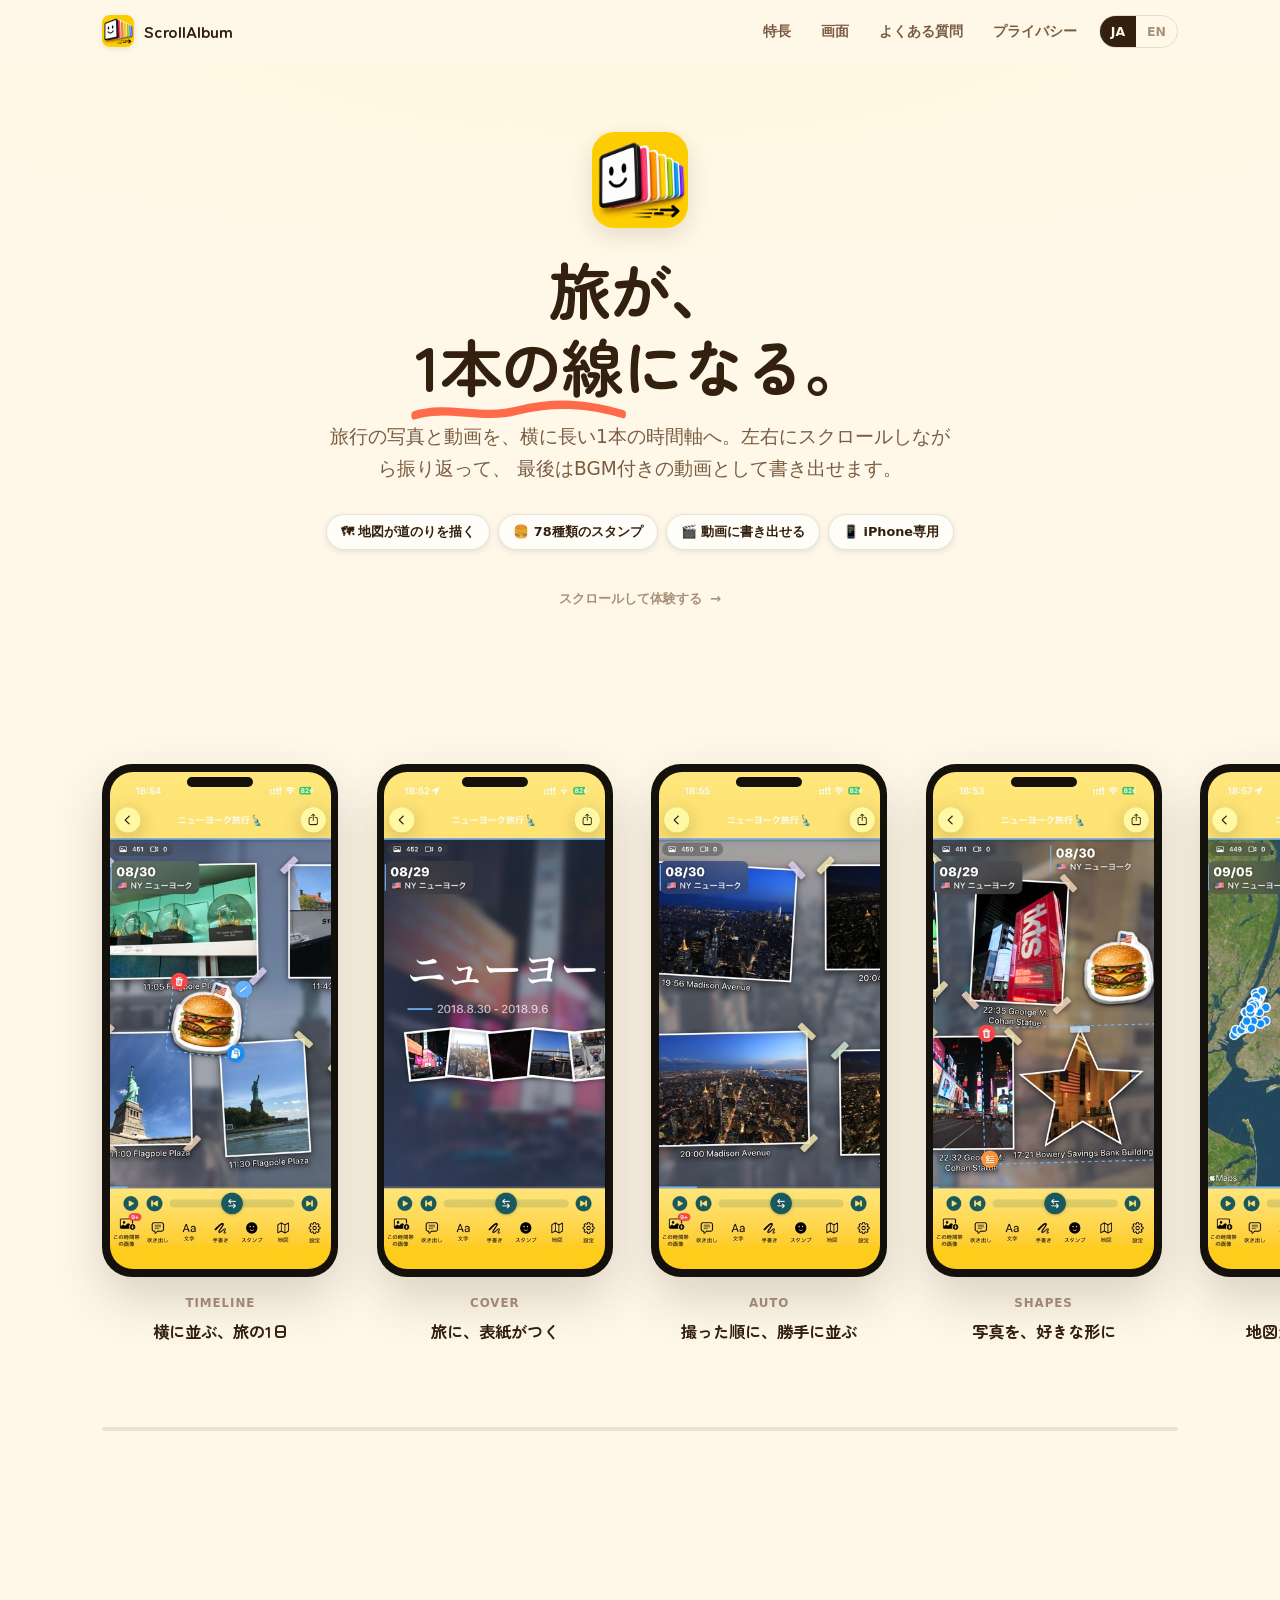
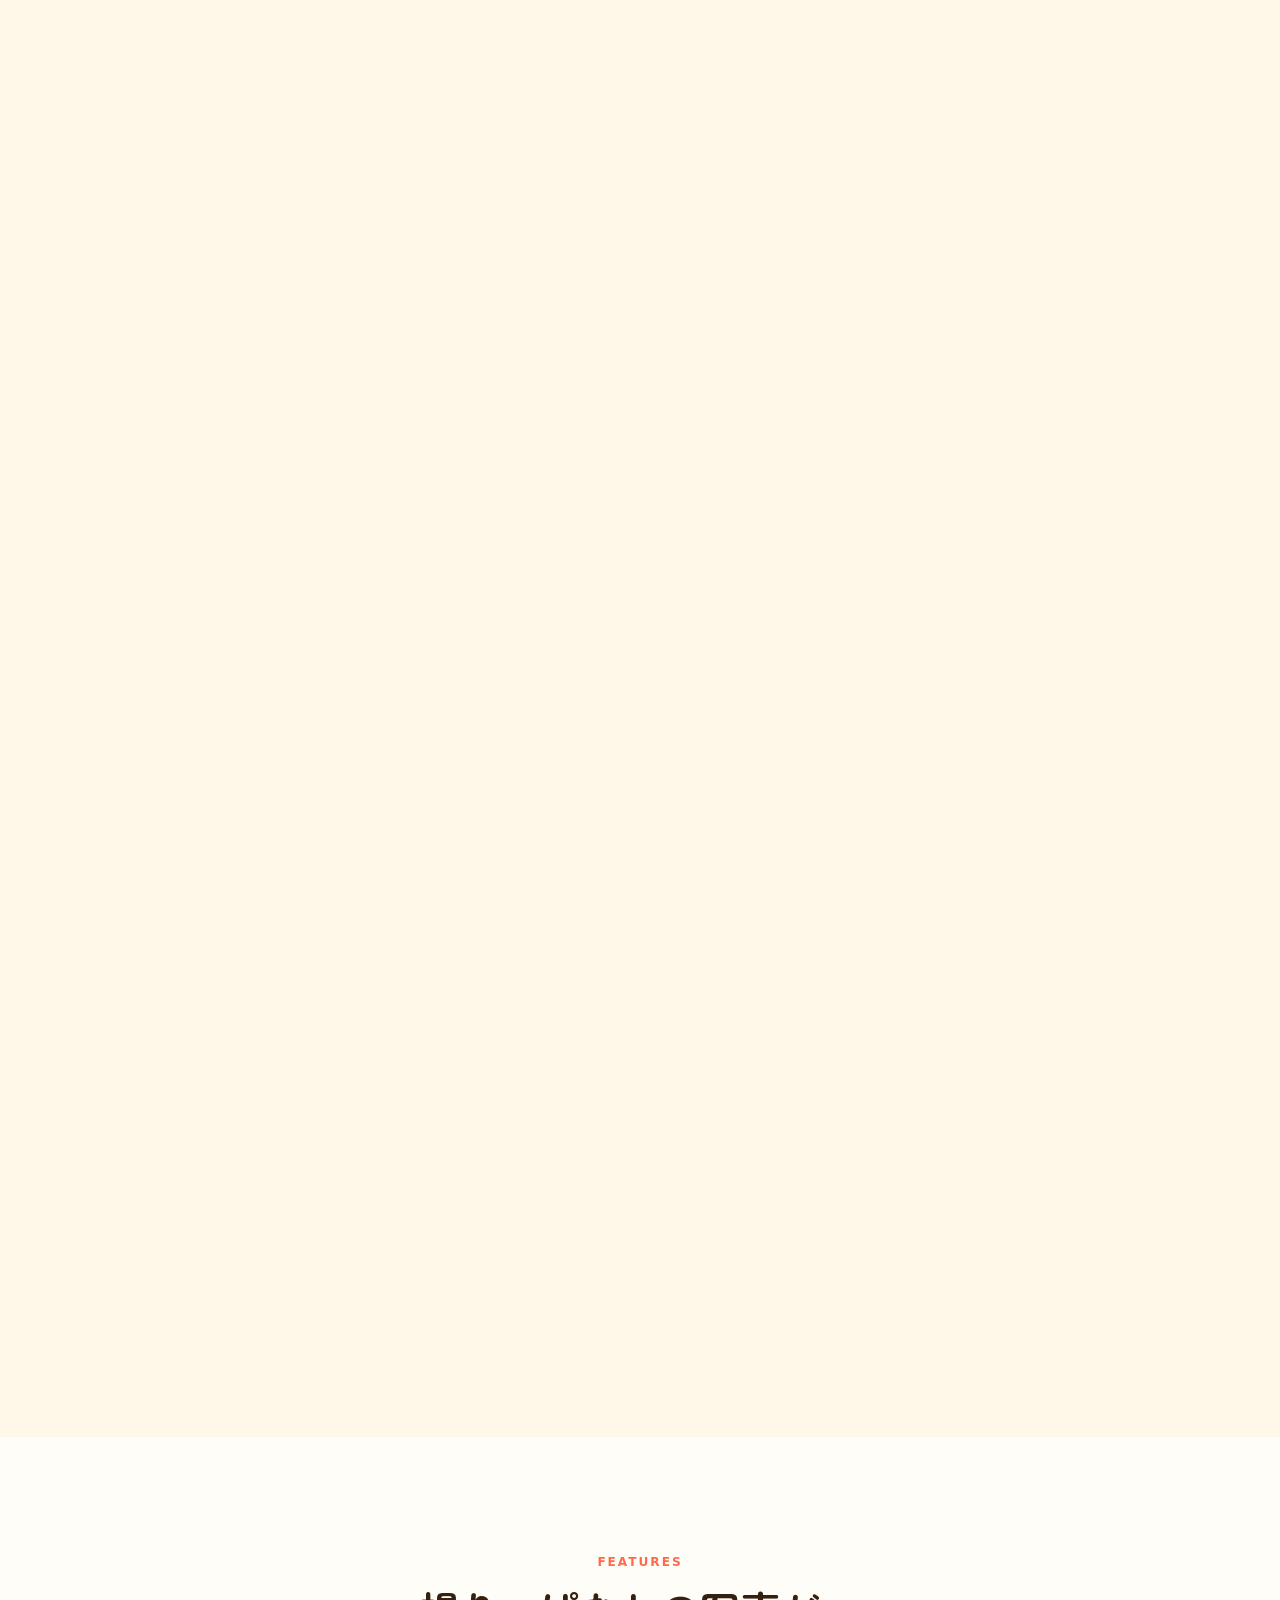
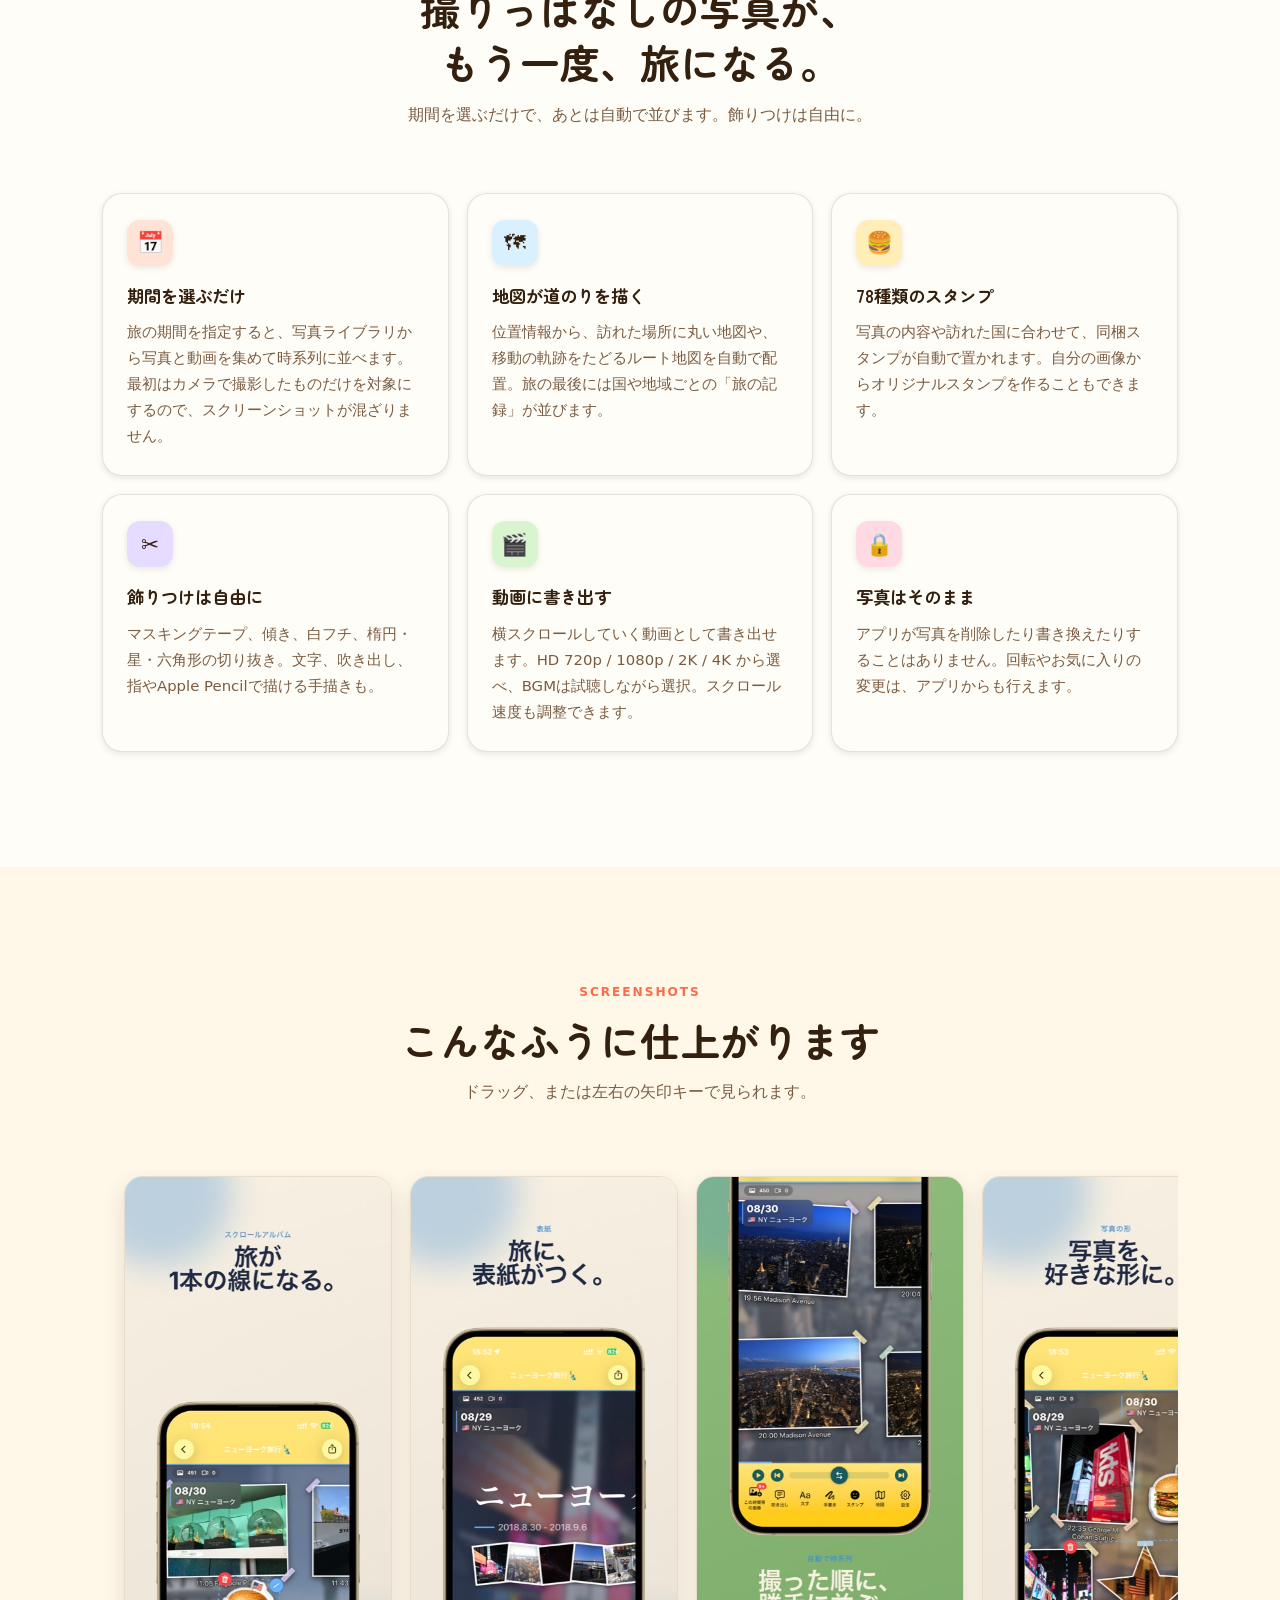
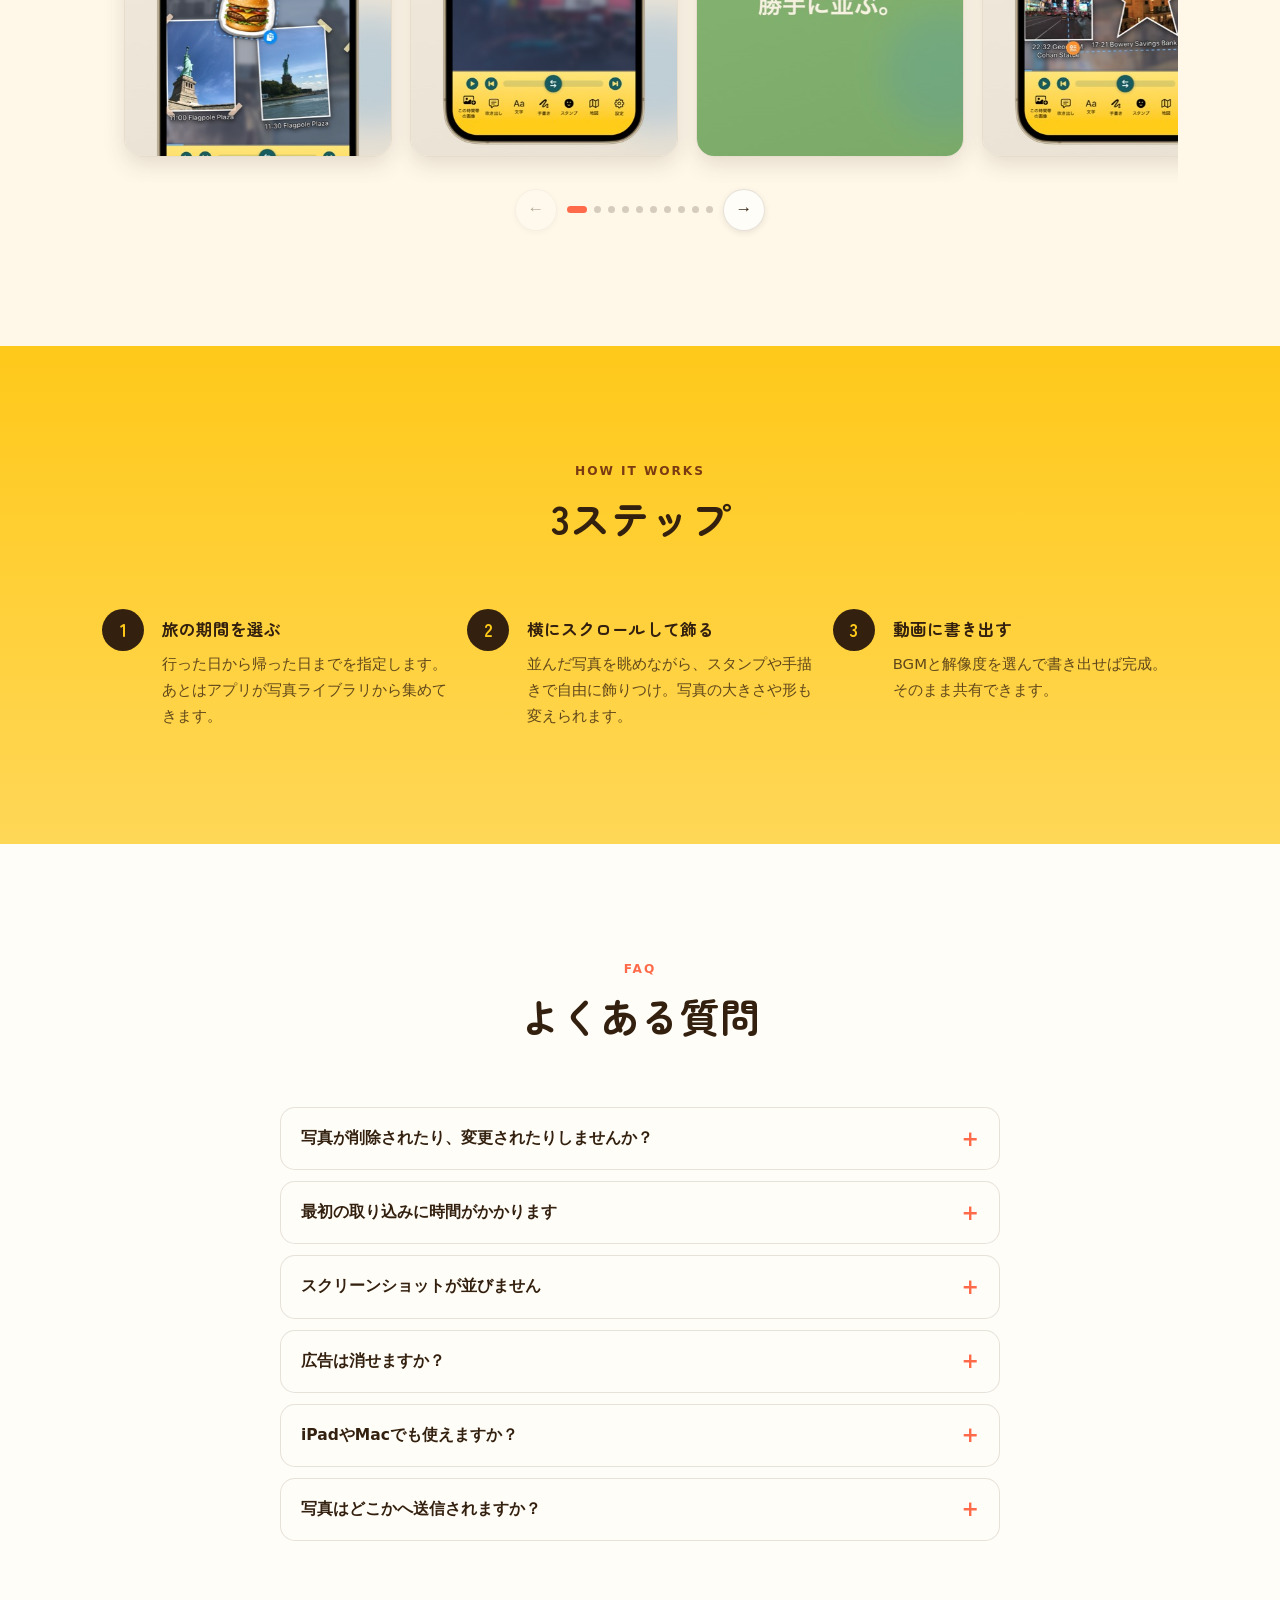
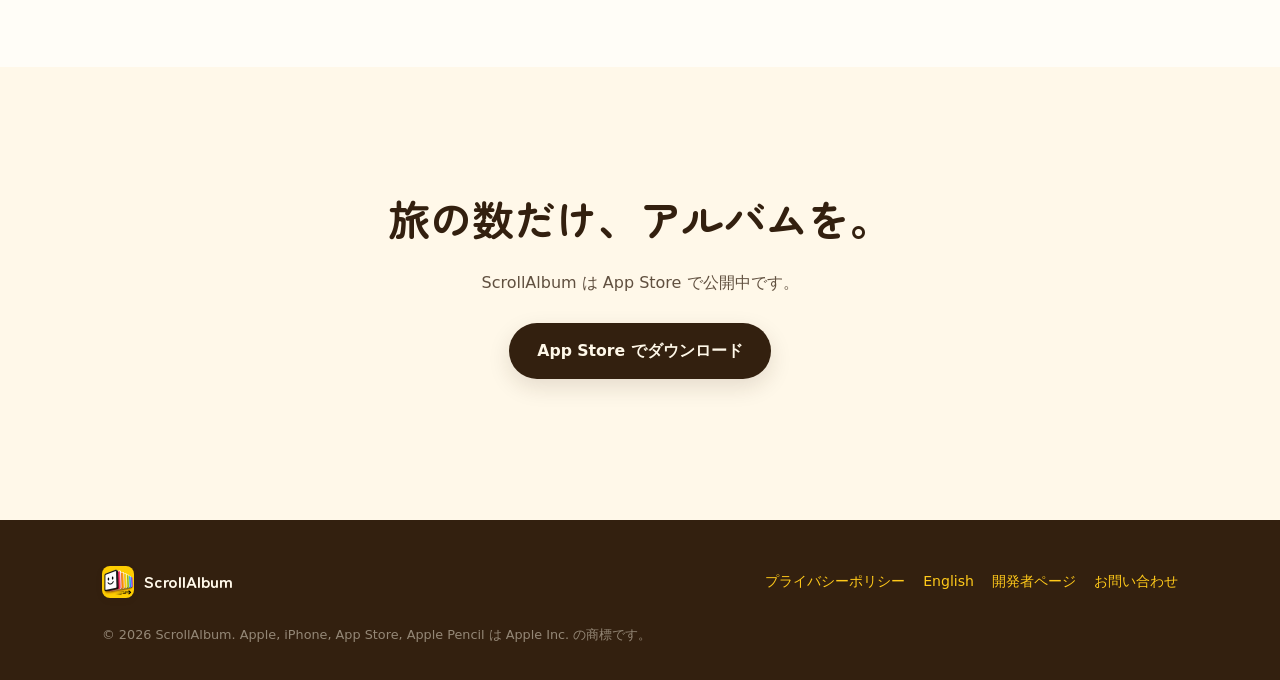
<file: index.html>
<!DOCTYPE html>
<html lang="ja">
<head>
<meta charset="UTF-8">
<meta name="viewport" content="width=device-width, initial-scale=1">
<title>ScrollAlbum — 旅が、1本の線になる。</title>
<meta name="description" content="旅の写真と動画を横に長い1本の時間軸に並べ、左右にスクロールして振り返るアルバム。地図とスタンプで飾って、BGM付きの動画として書き出せます。">
<link rel="canonical" href="https://hideto0926.github.io/scrollalbum/">
<link rel="alternate" hreflang="ja" href="https://hideto0926.github.io/scrollalbum/">
<link rel="alternate" hreflang="en" href="https://hideto0926.github.io/scrollalbum/en/">
<link rel="icon" href="assets/icon.png">
<link rel="apple-touch-icon" href="assets/icon.png">

<meta property="og:type" content="website">
<meta property="og:title" content="ScrollAlbum — 旅が、1本の線になる。">
<meta property="og:description" content="旅の写真と動画を横に長い1本の時間軸へ。地図とスタンプで飾って、BGM付きの動画に書き出せます。">
<meta property="og:image" content="assets/shots/ja/01.jpg">
<meta property="og:locale" content="ja_JP">
<meta name="twitter:card" content="summary_large_image">

<link rel="preconnect" href="https://fonts.googleapis.com">
<link rel="preconnect" href="https://fonts.gstatic.com" crossorigin>
<link href="https://fonts.googleapis.com/css2?family=Zen+Maru+Gothic:wght@500;700;900&display=swap" rel="stylesheet">
<link rel="stylesheet" href="css/style.css">
</head>
<body>

<header class="nav">
  <div class="wrap">
    <a class="brand" href="./">
      <img src="assets/icon.png" alt="">
      <span>ScrollAlbum</span>
    </a>
    <nav class="nav-links">
      <a href="#features" class="hide-sm">特長</a>
      <a href="#screens" class="hide-sm">画面</a>
      <a href="#faq" class="hide-sm">よくある質問</a>
      <a href="privacy.html">プライバシー</a>
      <span class="lang">
        <a href="./" aria-current="true">JA</a>
        <a href="en/">EN</a>
      </span>
    </nav>
  </div>
</header>

<main>

  <section class="hero">
    <div class="wrap hero-inner">
      <img class="hero-icon" src="assets/icon.png" alt="ScrollAlbum のアイコン">
      <h1>
        旅が、<br>
        <span class="mark">1本の線<svg viewBox="0 0 300 20" preserveAspectRatio="none" aria-hidden="true"><path d="M4 13 C 52 4, 96 17, 148 9 S 246 3, 296 12"/></svg></span>になる。
      </h1>
      <p class="lead">
        旅行の写真と動画を、横に長い1本の時間軸へ。左右にスクロールしながら振り返って、
        最後はBGM付きの動画として書き出せます。
      </p>
      <div class="badges">
        <span class="badge">🗺 地図が道のりを描く</span>
        <span class="badge">🍔 78種類のスタンプ</span>
        <span class="badge">🎬 動画に書き出せる</span>
        <span class="badge">📱 iPhone専用</span>
      </div>
      <div class="scroll-cue">
        <span>スクロールして体験する</span>
        <span class="arrow">→</span>
      </div>
    </div>
  </section>

  <!-- 縦スクロールが横移動になる。アプリの体験そのもの。 -->
  <section class="timeline" id="screens" aria-label="アプリの画面">
    <div class="timeline-sticky">
      <div class="rail">
        <div class="rail-item"><div class="phone"><img src="assets/raw/01.jpg" alt="写真が時系列に並んだメイン画面" loading="lazy"></div><div class="cap"><small>Timeline</small>横に並ぶ、旅の1日</div></div>
        <div class="rail-item"><div class="phone"><img src="assets/raw/02.jpg" alt="アルバムの表紙" loading="lazy"></div><div class="cap"><small>Cover</small>旅に、表紙がつく</div></div>
        <div class="rail-item"><div class="phone"><img src="assets/raw/03.jpg" alt="夜景の写真が並んだ画面" loading="lazy"></div><div class="cap"><small>Auto</small>撮った順に、勝手に並ぶ</div></div>
        <div class="rail-item"><div class="phone"><img src="assets/raw/04.jpg" alt="星型に切り抜かれた写真とスタンプ" loading="lazy"></div><div class="cap"><small>Shapes</small>写真を、好きな形に</div></div>
        <div class="rail-item"><div class="phone"><img src="assets/raw/05.jpg" alt="旅の記録として表示された地図" loading="lazy"></div><div class="cap"><small>Maps</small>地図が道のりを描く</div></div>
        <div class="rail-item"><div class="phone"><img src="assets/raw/06.jpg" alt="タクシーのスタンプが置かれた写真" loading="lazy"></div><div class="cap"><small>Stamps</small>内容に合わせて自動で</div></div>
        <div class="rail-item"><div class="phone"><img src="assets/raw/07.jpg" alt="スタンプの一覧" loading="lazy"></div><div class="cap"><small>Library</small>78種類から選ぶ</div></div>
        <div class="rail-item"><div class="phone"><img src="assets/raw/08.jpg" alt="手描きの文字が書き込まれた画面" loading="lazy"></div><div class="cap"><small>Drawing</small>手描きで、ひとこと</div></div>
        <div class="rail-item"><div class="phone"><img src="assets/raw/09.jpg" alt="BGMの選択画面" loading="lazy"></div><div class="cap"><small>Music</small>BGMを選んで流す</div></div>
        <div class="rail-item"><div class="phone"><img src="assets/raw/10.jpg" alt="動画書き出しの設定画面" loading="lazy"></div><div class="cap"><small>Export</small>そのまま動画になる</div></div>
      </div>
      <div class="rail-progress"><i></i></div>
    </div>
  </section>

  <section class="section section--paper" id="features">
    <div class="wrap">
      <div class="section-head reveal">
        <div class="eyebrow">Features</div>
        <h2>撮りっぱなしの写真が、<br>もう一度、旅になる。</h2>
        <p>期間を選ぶだけで、あとは自動で並びます。飾りつけは自由に。</p>
      </div>

      <div class="features">
        <div class="card reveal d1">
          <div class="ico" style="background:#ffe3d6">📅</div>
          <h3>期間を選ぶだけ</h3>
          <p>旅の期間を指定すると、写真ライブラリから写真と動画を集めて時系列に並べます。最初はカメラで撮影したものだけを対象にするので、スクリーンショットが混ざりません。</p>
        </div>
        <div class="card reveal d2">
          <div class="ico" style="background:#d9f0ff">🗺</div>
          <h3>地図が道のりを描く</h3>
          <p>位置情報から、訪れた場所に丸い地図や、移動の軌跡をたどるルート地図を自動で配置。旅の最後には国や地域ごとの「旅の記録」が並びます。</p>
        </div>
        <div class="card reveal d3">
          <div class="ico" style="background:#ffeeb8">🍔</div>
          <h3>78種類のスタンプ</h3>
          <p>写真の内容や訪れた国に合わせて、同梱スタンプが自動で置かれます。自分の画像からオリジナルスタンプを作ることもできます。</p>
        </div>
        <div class="card reveal d1">
          <div class="ico" style="background:#e6dcff">✂️</div>
          <h3>飾りつけは自由に</h3>
          <p>マスキングテープ、傾き、白フチ、楕円・星・六角形の切り抜き。文字、吹き出し、指やApple Pencilで描ける手描きも。</p>
        </div>
        <div class="card reveal d2">
          <div class="ico" style="background:#d8f5d0">🎬</div>
          <h3>動画に書き出す</h3>
          <p>横スクロールしていく動画として書き出せます。HD 720p / 1080p / 2K / 4K から選べ、BGMは試聴しながら選択。スクロール速度も調整できます。</p>
        </div>
        <div class="card reveal d3">
          <div class="ico" style="background:#ffd9e4">🔒</div>
          <h3>写真はそのまま</h3>
          <p>アプリが写真を削除したり書き換えたりすることはありません。回転やお気に入りの変更は、アプリからも行えます。</p>
        </div>
      </div>
    </div>
  </section>

  <section class="section">
    <div class="wrap">
      <div class="section-head reveal">
        <div class="eyebrow">Screenshots</div>
        <h2>こんなふうに仕上がります</h2>
        <p>ドラッグ、または左右の矢印キーで見られます。</p>
      </div>

      <div class="gallery reveal" data-gallery>
        <div class="gallery-track" role="region" aria-label="スクリーンショット">
          <img src="assets/shots/ja/01.jpg" alt="旅が1本の線になる" loading="lazy">
          <img src="assets/shots/ja/02.jpg" alt="旅に、表紙がつく" loading="lazy">
          <img src="assets/shots/ja/03.jpg" alt="撮った順に、勝手に並ぶ" loading="lazy">
          <img src="assets/shots/ja/04.jpg" alt="写真を、好きな形に" loading="lazy">
          <img src="assets/shots/ja/05.jpg" alt="地図が道のりを描く" loading="lazy">
          <img src="assets/shots/ja/06.jpg" alt="78種類のスタンプ" loading="lazy">
          <img src="assets/shots/ja/07.jpg" alt="手描きで、ひとこと" loading="lazy">
          <img src="assets/shots/ja/08.jpg" alt="BGMを選んで、流す" loading="lazy">
          <img src="assets/shots/ja/09.jpg" alt="そのまま動画になる" loading="lazy">
          <img src="assets/shots/ja/10.jpg" alt="旅の数だけ、アルバムを" loading="lazy">
        </div>
        <div class="gallery-nav">
          <button type="button" data-prev aria-label="前へ">←</button>
          <div class="dots" aria-hidden="true"></div>
          <button type="button" data-next aria-label="次へ">→</button>
        </div>
      </div>
    </div>
  </section>

  <section class="section section--sun">
    <div class="wrap">
      <div class="section-head reveal">
        <div class="eyebrow" style="color:#7a3b12">How it works</div>
        <h2>3ステップ</h2>
      </div>
      <div class="steps">
        <div class="step reveal d1">
          <h3>旅の期間を選ぶ</h3>
          <p>行った日から帰った日までを指定します。あとはアプリが写真ライブラリから集めてきます。</p>
        </div>
        <div class="step reveal d2">
          <h3>横にスクロールして飾る</h3>
          <p>並んだ写真を眺めながら、スタンプや手描きで自由に飾りつけ。写真の大きさや形も変えられます。</p>
        </div>
        <div class="step reveal d3">
          <h3>動画に書き出す</h3>
          <p>BGMと解像度を選んで書き出せば完成。そのまま共有できます。</p>
        </div>
      </div>
    </div>
  </section>

  <section class="section section--paper" id="faq">
    <div class="wrap">
      <div class="section-head reveal">
        <div class="eyebrow">FAQ</div>
        <h2>よくある質問</h2>
      </div>
      <div class="faq reveal">
        <details>
          <summary>写真が削除されたり、変更されたりしませんか？</summary>
          <div class="body">いいえ。アプリが写真を削除したり書き換えたりすることはありません。写真ライブラリは読み取りのみで参照しています。回転やお気に入りの変更をしたい場合は、あなたの操作でアプリからも行えます。</div>
        </details>
        <details>
          <summary>最初の取り込みに時間がかかります</summary>
          <div class="body">iCloudに保存されている画像は、判定のためにダウンロードが必要です。特に初回は枚数によって時間がかかることがあります。通信量と速度のため、Wi-Fi環境でのご利用をおすすめします。</div>
        </details>
        <details>
          <summary>スクリーンショットが並びません</summary>
          <div class="body">最初はカメラで撮影した写真だけを対象にしています（撮影情報のない画像は除外されます）。必要なものは、あとから手動で追加できます。</div>
        </details>
        <details>
          <summary>広告は消せますか？</summary>
          <div class="body">はい。スタンプ機能のアンロック（買い切りのApp内課金）をご購入いただくと、広告は表示されなくなります。あわせて、自分の画像からオリジナルスタンプを作る機能が使えるようになります。</div>
        </details>
        <details>
          <summary>iPadやMacでも使えますか？</summary>
          <div class="body">現在はiPhone専用です。iPad・Mac には対応していません。</div>
        </details>
        <details>
          <summary>写真はどこかへ送信されますか？</summary>
          <div class="body">写真そのものが開発者のサーバーへ送られることはありません。処理は端末内で行われます。詳しくは<a href="privacy.html">プライバシーポリシー</a>をご覧ください。</div>
        </details>
      </div>
    </div>
  </section>

  <section class="section cta">
    <div class="wrap">
      <h2 class="reveal">旅の数だけ、アルバムを。</h2>
      <p class="reveal d1">ScrollAlbum は App Store で公開中です。</p>
      <p class="reveal d2"><a class="btn" href="https://apps.apple.com/jp/app/scrollalbum/id6793163045" target="_blank" rel="noopener">App Store でダウンロード</a></p>
    </div>
  </section>

</main>

<footer class="footer">
  <div class="wrap">
    <div class="footer-top">
      <a class="brand" href="./">
        <img src="assets/icon.png" alt="">
        <span>ScrollAlbum</span>
      </a>
      <div class="footer-links">
        <a href="privacy.html">プライバシーポリシー</a>
        <a href="en/">English</a>
        <a href="https://hideto0926.github.io/" target="_blank" rel="noopener">開発者ページ</a>
        <a href="mailto:akky0926@gmail.com">お問い合わせ</a>
      </div>
    </div>
    <div class="copy">© 2026 ScrollAlbum. Apple, iPhone, App Store, Apple Pencil は Apple Inc. の商標です。</div>
  </div>
</footer>

<script src="js/main.js"></script>
</body>
</html>
</file>
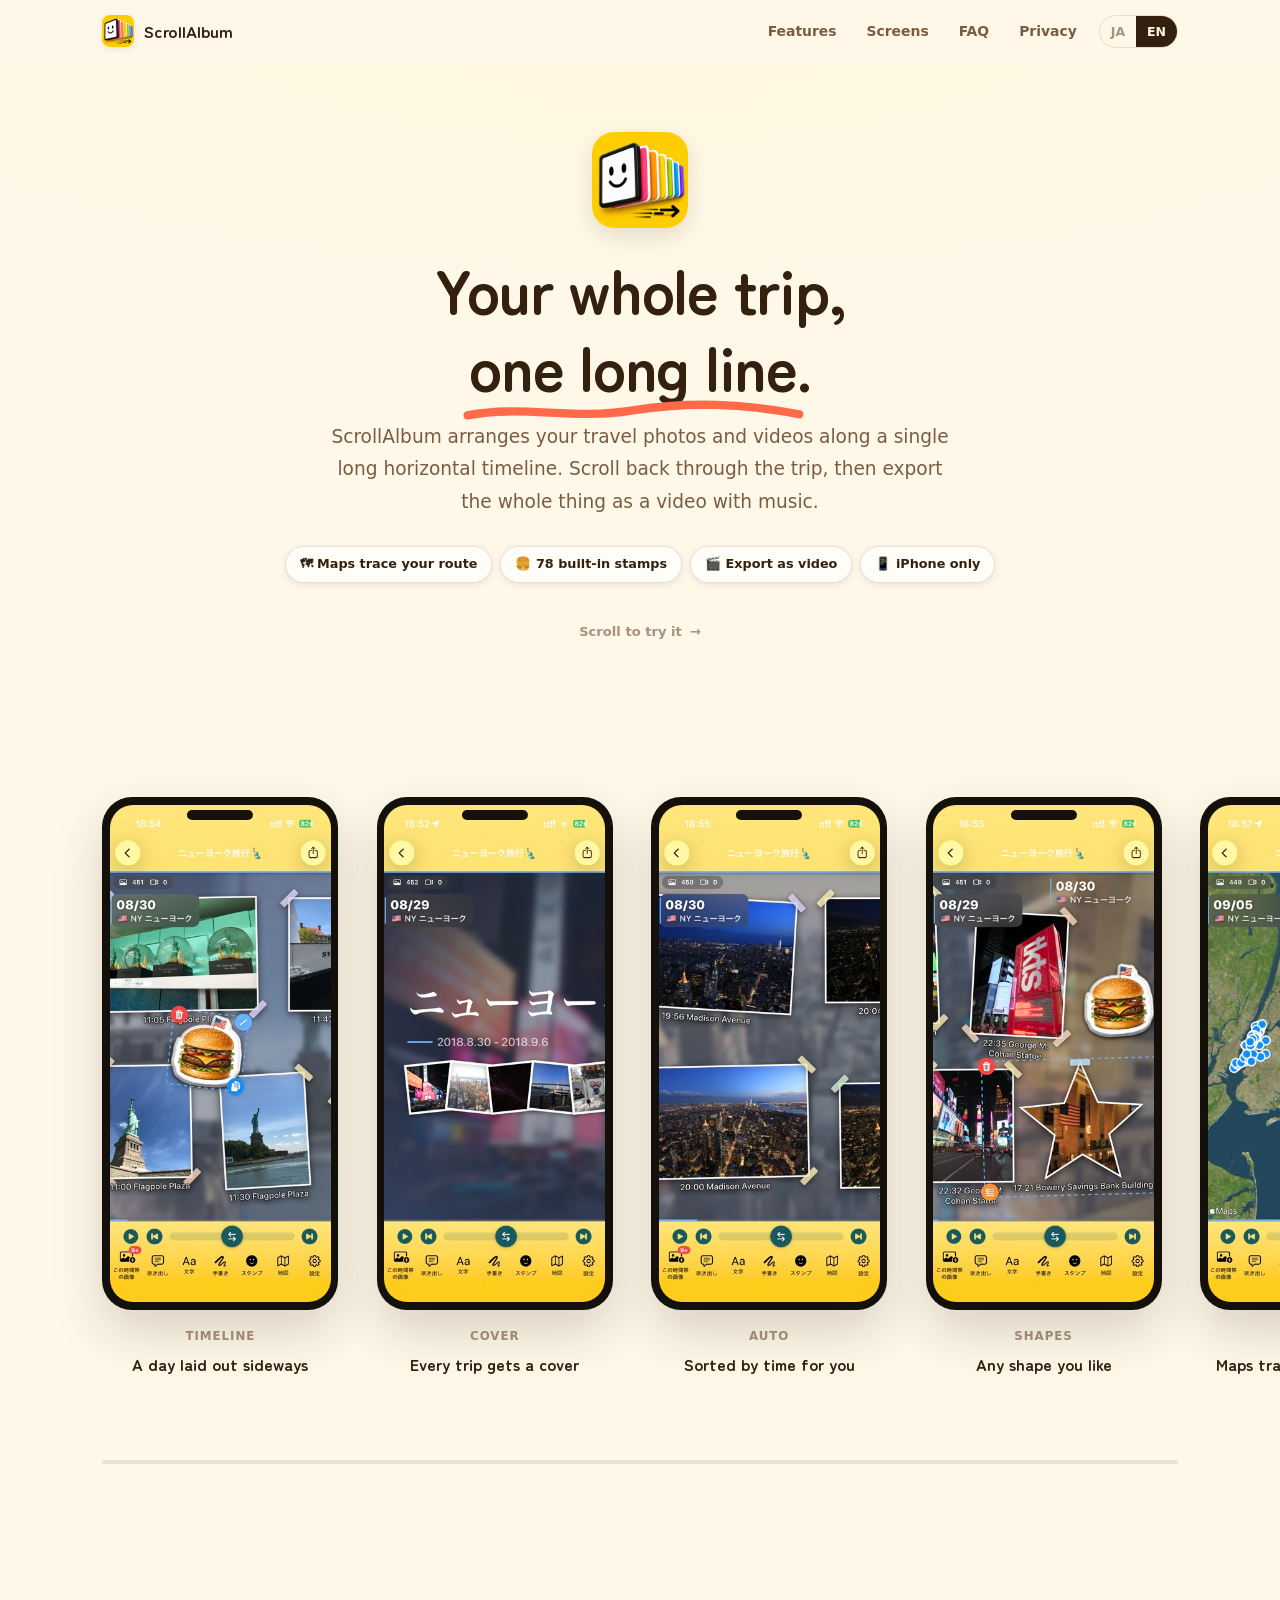
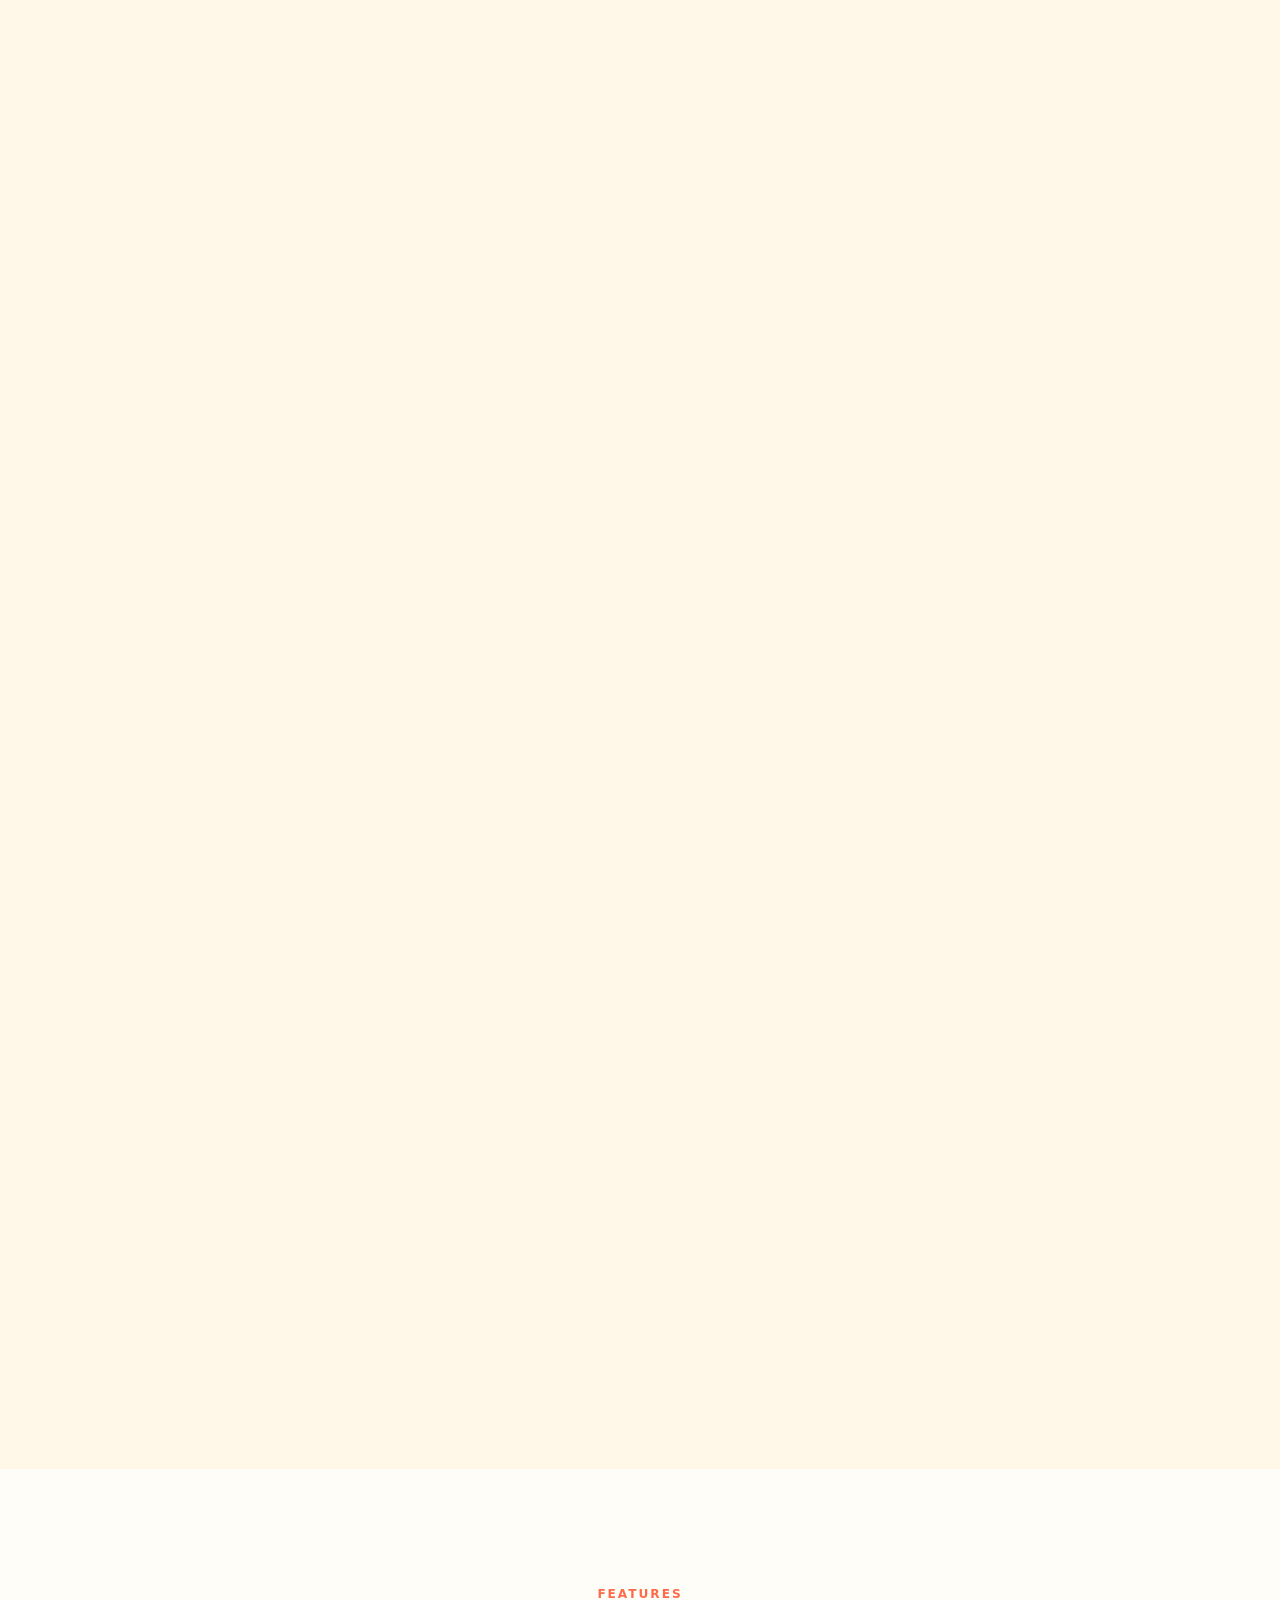
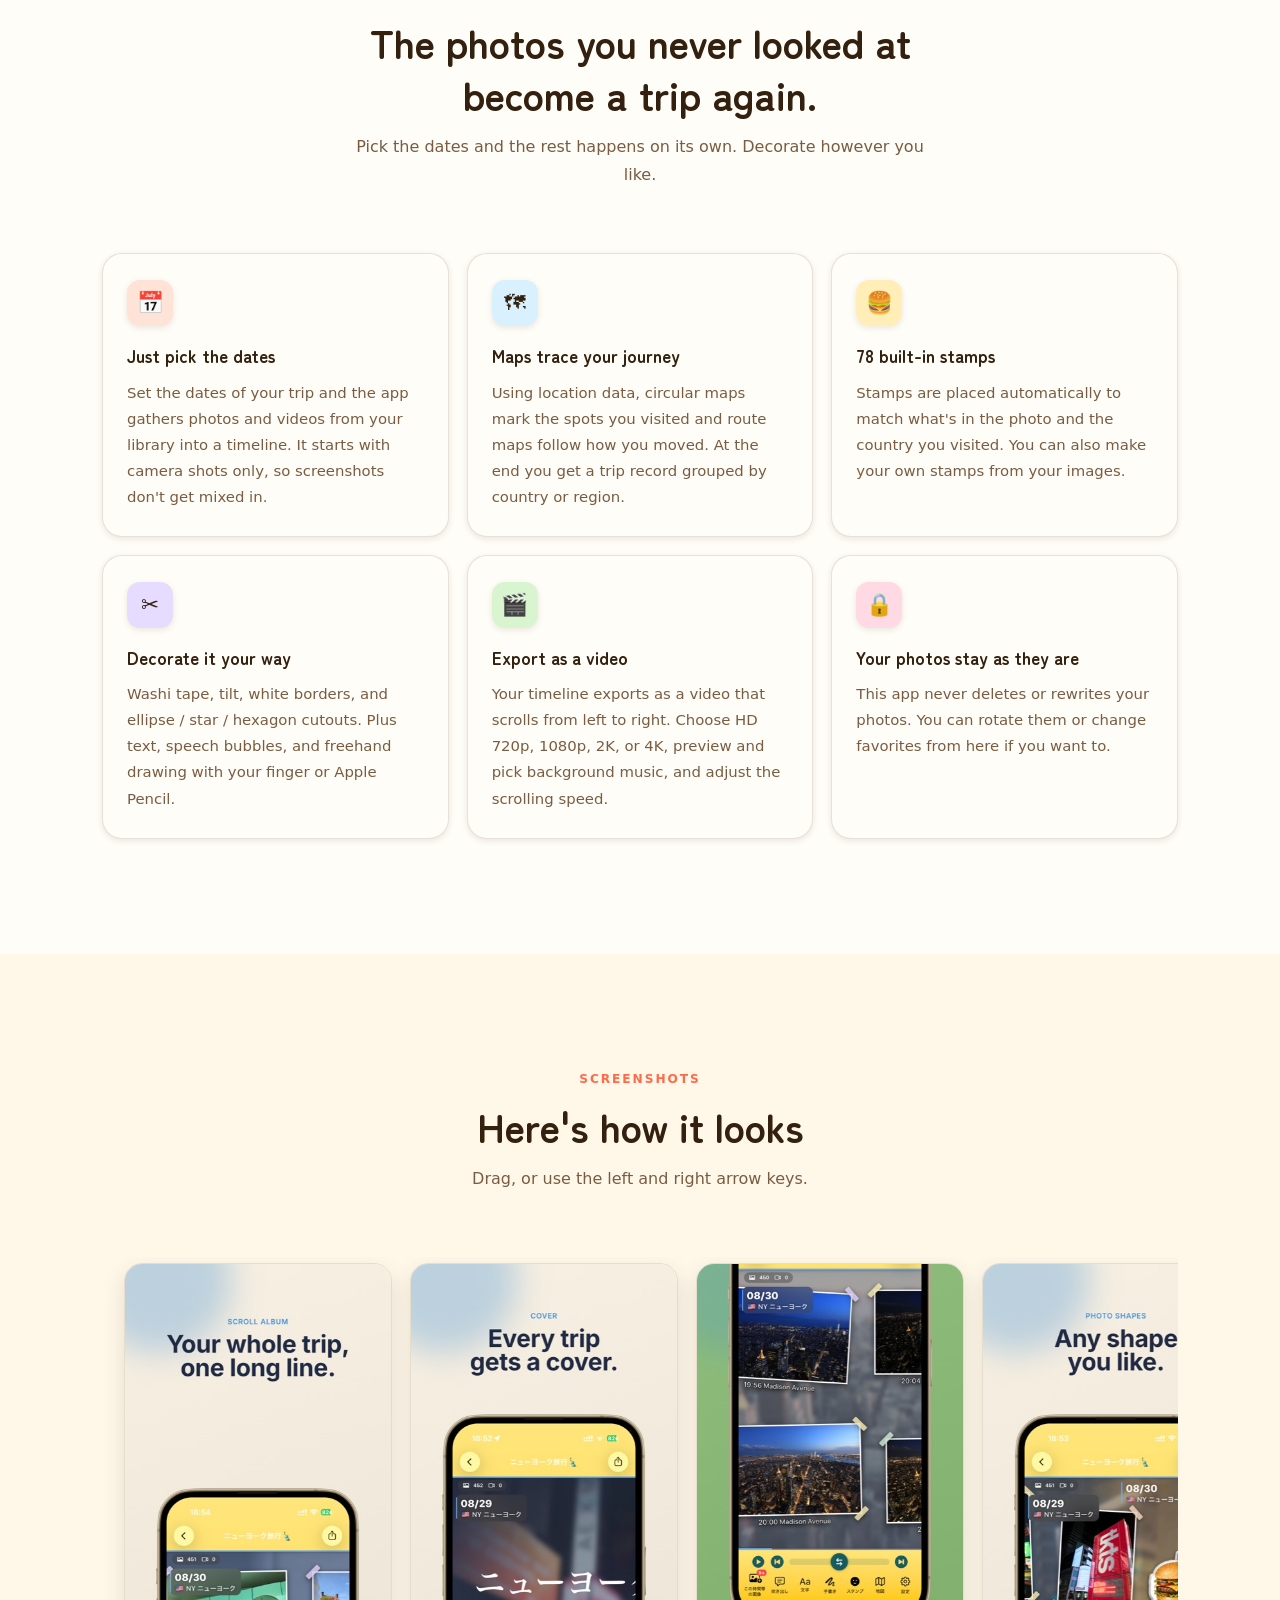
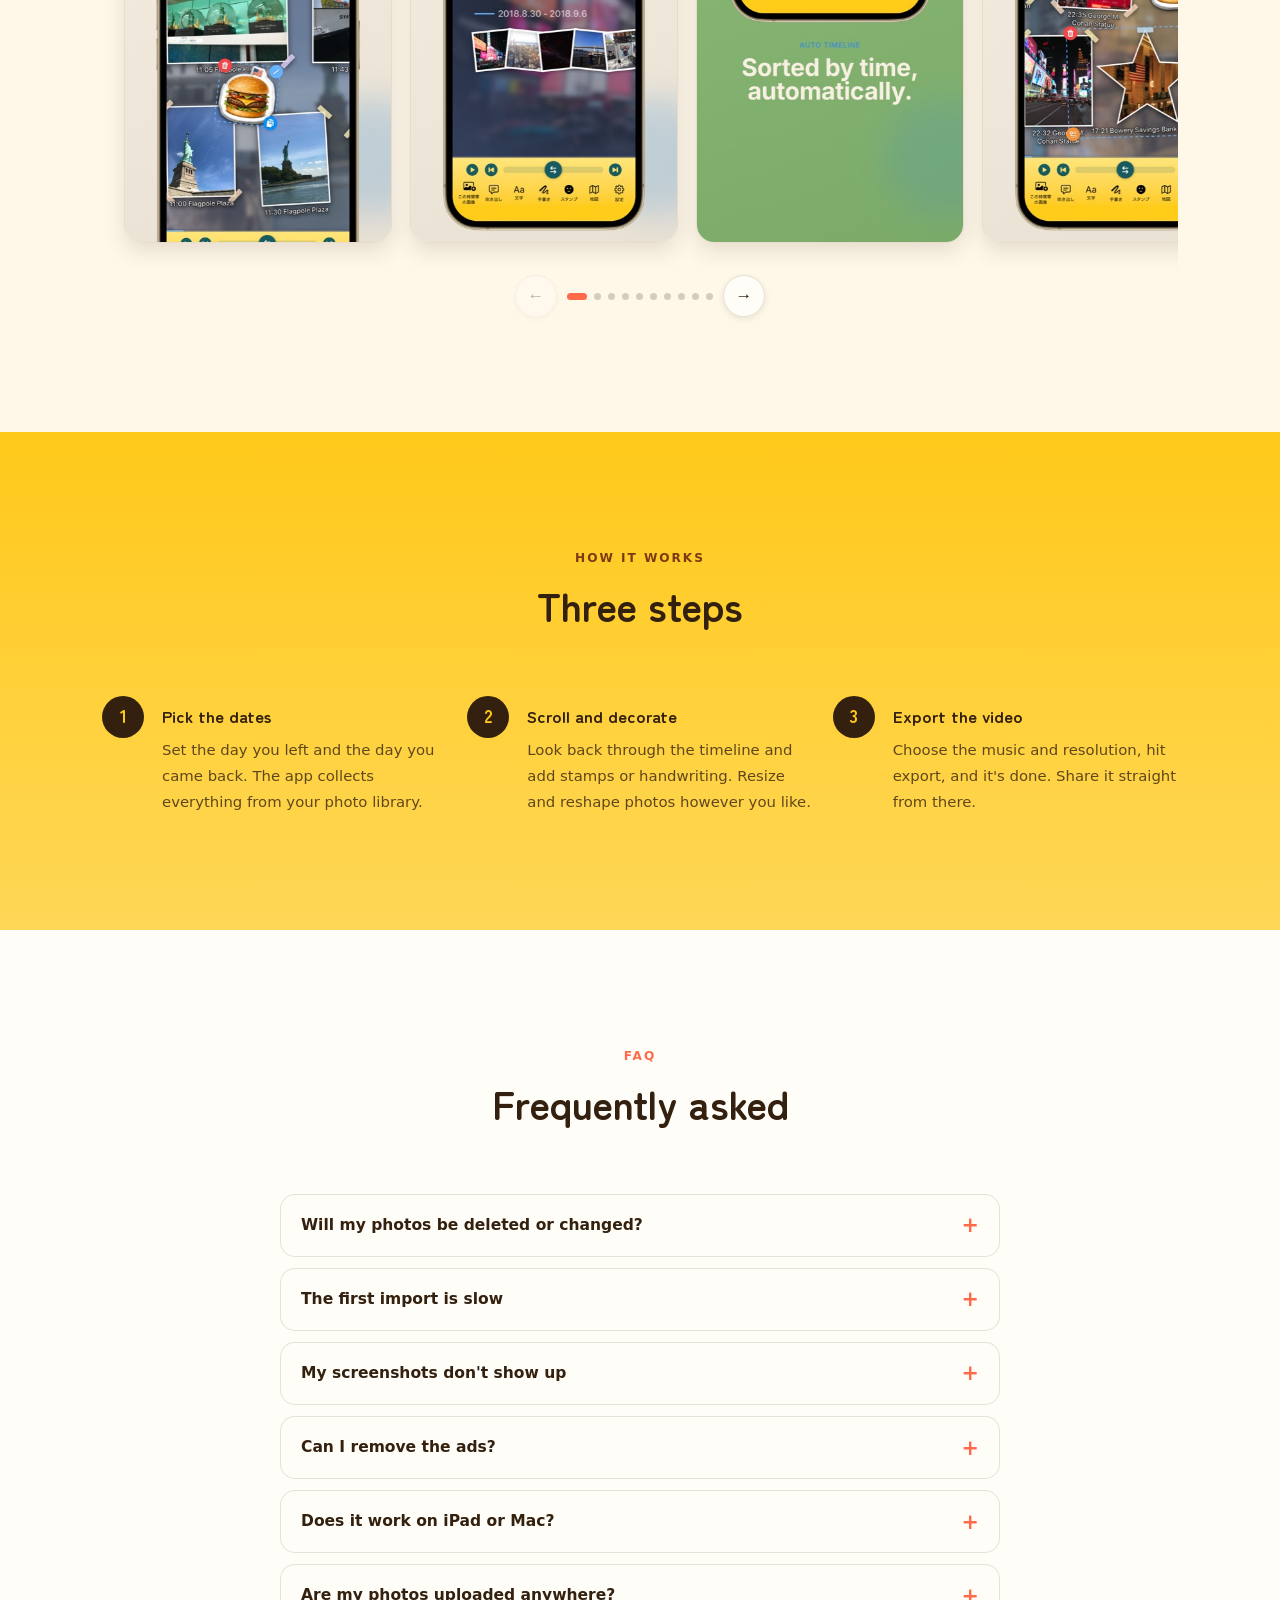
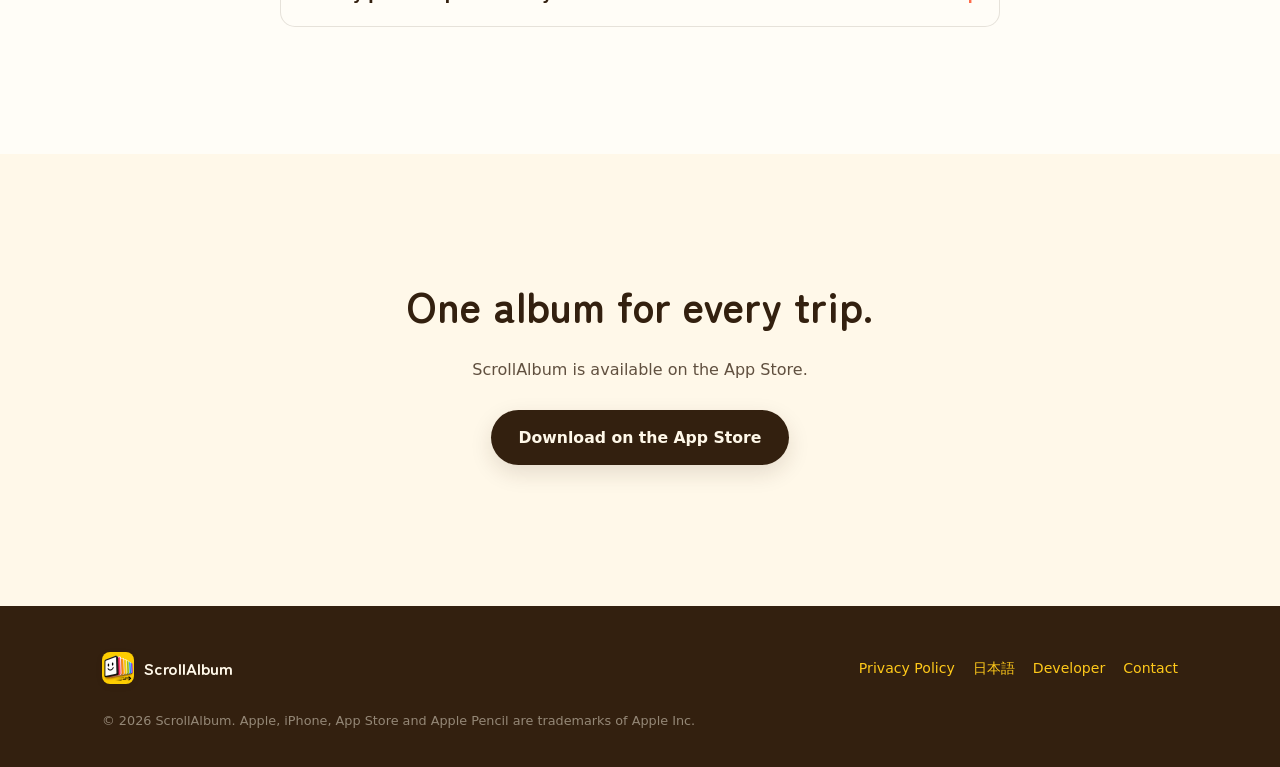
<file: en/index.html>
<!DOCTYPE html>
<html lang="en">
<head>
<meta charset="UTF-8">
<meta name="viewport" content="width=device-width, initial-scale=1">
<title>ScrollAlbum — Your whole trip, one long line.</title>
<meta name="description" content="ScrollAlbum lays your travel photos and videos along one long horizontal timeline you scroll through side to side. Decorate with maps and stamps, then export it as a video with music.">
<link rel="canonical" href="https://hideto0926.github.io/scrollalbum/en/">
<link rel="alternate" hreflang="ja" href="https://hideto0926.github.io/scrollalbum/">
<link rel="alternate" hreflang="en" href="https://hideto0926.github.io/scrollalbum/en/">
<link rel="icon" href="../assets/icon.png">
<link rel="apple-touch-icon" href="../assets/icon.png">

<meta property="og:type" content="website">
<meta property="og:title" content="ScrollAlbum — Your whole trip, one long line.">
<meta property="og:description" content="Lay your trip photos and videos along one long horizontal timeline. Decorate with maps and stamps, then export it as a video with music.">
<meta property="og:image" content="../assets/shots/en/01.jpg">
<meta property="og:locale" content="en_US">
<meta name="twitter:card" content="summary_large_image">

<link rel="preconnect" href="https://fonts.googleapis.com">
<link rel="preconnect" href="https://fonts.gstatic.com" crossorigin>
<link href="https://fonts.googleapis.com/css2?family=Zen+Maru+Gothic:wght@500;700;900&display=swap" rel="stylesheet">
<link rel="stylesheet" href="../css/style.css">
</head>
<body>

<header class="nav">
  <div class="wrap">
    <a class="brand" href="./">
      <img src="../assets/icon.png" alt="">
      <span>ScrollAlbum</span>
    </a>
    <nav class="nav-links">
      <a href="#features" class="hide-sm">Features</a>
      <a href="#screens" class="hide-sm">Screens</a>
      <a href="#faq" class="hide-sm">FAQ</a>
      <a href="privacy.html">Privacy</a>
      <span class="lang">
        <a href="../">JA</a>
        <a href="./" aria-current="true">EN</a>
      </span>
    </nav>
  </div>
</header>

<main>

  <section class="hero">
    <div class="wrap hero-inner">
      <img class="hero-icon" src="../assets/icon.png" alt="ScrollAlbum app icon">
      <h1>
        Your whole trip,<br>
        <span class="mark">one long line<svg viewBox="0 0 300 20" preserveAspectRatio="none" aria-hidden="true"><path d="M4 13 C 52 4, 96 17, 148 9 S 246 3, 296 12"/></svg></span>.
      </h1>
      <p class="lead">
        ScrollAlbum arranges your travel photos and videos along a single long horizontal
        timeline. Scroll back through the trip, then export the whole thing as a video with music.
      </p>
      <div class="badges">
        <span class="badge">🗺 Maps trace your route</span>
        <span class="badge">🍔 78 built-in stamps</span>
        <span class="badge">🎬 Export as video</span>
        <span class="badge">📱 iPhone only</span>
      </div>
      <div class="scroll-cue">
        <span>Scroll to try it</span>
        <span class="arrow">→</span>
      </div>
    </div>
  </section>

  <!-- Vertical scroll drives horizontal movement — the app's core experience. -->
  <section class="timeline" id="screens" aria-label="App screens">
    <div class="timeline-sticky">
      <div class="rail">
        <div class="rail-item"><div class="phone"><img src="../assets/raw/01.jpg" alt="Main screen with photos arranged in time order" loading="lazy"></div><div class="cap"><small>Timeline</small>A day laid out sideways</div></div>
        <div class="rail-item"><div class="phone"><img src="../assets/raw/02.jpg" alt="Album cover screen" loading="lazy"></div><div class="cap"><small>Cover</small>Every trip gets a cover</div></div>
        <div class="rail-item"><div class="phone"><img src="../assets/raw/03.jpg" alt="Night photos on the timeline" loading="lazy"></div><div class="cap"><small>Auto</small>Sorted by time for you</div></div>
        <div class="rail-item"><div class="phone"><img src="../assets/raw/04.jpg" alt="Star-shaped photo cutout with stamps" loading="lazy"></div><div class="cap"><small>Shapes</small>Any shape you like</div></div>
        <div class="rail-item"><div class="phone"><img src="../assets/raw/05.jpg" alt="Trip record shown on a map" loading="lazy"></div><div class="cap"><small>Maps</small>Maps trace where you went</div></div>
        <div class="rail-item"><div class="phone"><img src="../assets/raw/06.jpg" alt="Taxi stamp placed on a photo" loading="lazy"></div><div class="cap"><small>Stamps</small>Matched to the photo</div></div>
        <div class="rail-item"><div class="phone"><img src="../assets/raw/07.jpg" alt="Stamp library" loading="lazy"></div><div class="cap"><small>Library</small>Pick from 78</div></div>
        <div class="rail-item"><div class="phone"><img src="../assets/raw/08.jpg" alt="Hand-drawn lettering on the timeline" loading="lazy"></div><div class="cap"><small>Drawing</small>Write on it by hand</div></div>
        <div class="rail-item"><div class="phone"><img src="../assets/raw/09.jpg" alt="Background music picker" loading="lazy"></div><div class="cap"><small>Music</small>Pick the music that fits</div></div>
        <div class="rail-item"><div class="phone"><img src="../assets/raw/10.jpg" alt="Video export settings" loading="lazy"></div><div class="cap"><small>Export</small>It turns into a video</div></div>
      </div>
      <div class="rail-progress"><i></i></div>
    </div>
  </section>

  <section class="section section--paper" id="features">
    <div class="wrap">
      <div class="section-head reveal">
        <div class="eyebrow">Features</div>
        <h2>The photos you never looked at<br>become a trip again.</h2>
        <p>Pick the dates and the rest happens on its own. Decorate however you like.</p>
      </div>

      <div class="features">
        <div class="card reveal d1">
          <div class="ico" style="background:#ffe3d6">📅</div>
          <h3>Just pick the dates</h3>
          <p>Set the dates of your trip and the app gathers photos and videos from your library into a timeline. It starts with camera shots only, so screenshots don't get mixed in.</p>
        </div>
        <div class="card reveal d2">
          <div class="ico" style="background:#d9f0ff">🗺</div>
          <h3>Maps trace your journey</h3>
          <p>Using location data, circular maps mark the spots you visited and route maps follow how you moved. At the end you get a trip record grouped by country or region.</p>
        </div>
        <div class="card reveal d3">
          <div class="ico" style="background:#ffeeb8">🍔</div>
          <h3>78 built-in stamps</h3>
          <p>Stamps are placed automatically to match what's in the photo and the country you visited. You can also make your own stamps from your images.</p>
        </div>
        <div class="card reveal d1">
          <div class="ico" style="background:#e6dcff">✂️</div>
          <h3>Decorate it your way</h3>
          <p>Washi tape, tilt, white borders, and ellipse / star / hexagon cutouts. Plus text, speech bubbles, and freehand drawing with your finger or Apple Pencil.</p>
        </div>
        <div class="card reveal d2">
          <div class="ico" style="background:#d8f5d0">🎬</div>
          <h3>Export as a video</h3>
          <p>Your timeline exports as a video that scrolls from left to right. Choose HD 720p, 1080p, 2K, or 4K, preview and pick background music, and adjust the scrolling speed.</p>
        </div>
        <div class="card reveal d3">
          <div class="ico" style="background:#ffd9e4">🔒</div>
          <h3>Your photos stay as they are</h3>
          <p>This app never deletes or rewrites your photos. You can rotate them or change favorites from here if you want to.</p>
        </div>
      </div>
    </div>
  </section>

  <section class="section">
    <div class="wrap">
      <div class="section-head reveal">
        <div class="eyebrow">Screenshots</div>
        <h2>Here's how it looks</h2>
        <p>Drag, or use the left and right arrow keys.</p>
      </div>

      <div class="gallery reveal" data-gallery>
        <div class="gallery-track" role="region" aria-label="Screenshots">
          <img src="../assets/shots/en/01.jpg" alt="Your whole trip, one long line" loading="lazy">
          <img src="../assets/shots/en/02.jpg" alt="Every trip gets a cover" loading="lazy">
          <img src="../assets/shots/en/03.jpg" alt="Sorted by time, automatically" loading="lazy">
          <img src="../assets/shots/en/04.jpg" alt="Any shape you like" loading="lazy">
          <img src="../assets/shots/en/05.jpg" alt="Maps trace where you went" loading="lazy">
          <img src="../assets/shots/en/06.jpg" alt="78 stamps, ready to go" loading="lazy">
          <img src="../assets/shots/en/07.jpg" alt="Write on it by hand" loading="lazy">
          <img src="../assets/shots/en/08.jpg" alt="Pick the music that fits" loading="lazy">
          <img src="../assets/shots/en/09.jpg" alt="It turns into a video" loading="lazy">
          <img src="../assets/shots/en/10.jpg" alt="One album for every trip" loading="lazy">
        </div>
        <div class="gallery-nav">
          <button type="button" data-prev aria-label="Previous">←</button>
          <div class="dots" aria-hidden="true"></div>
          <button type="button" data-next aria-label="Next">→</button>
        </div>
      </div>
    </div>
  </section>

  <section class="section section--sun">
    <div class="wrap">
      <div class="section-head reveal">
        <div class="eyebrow" style="color:#7a3b12">How it works</div>
        <h2>Three steps</h2>
      </div>
      <div class="steps">
        <div class="step reveal d1">
          <h3>Pick the dates</h3>
          <p>Set the day you left and the day you came back. The app collects everything from your photo library.</p>
        </div>
        <div class="step reveal d2">
          <h3>Scroll and decorate</h3>
          <p>Look back through the timeline and add stamps or handwriting. Resize and reshape photos however you like.</p>
        </div>
        <div class="step reveal d3">
          <h3>Export the video</h3>
          <p>Choose the music and resolution, hit export, and it's done. Share it straight from there.</p>
        </div>
      </div>
    </div>
  </section>

  <section class="section section--paper" id="faq">
    <div class="wrap">
      <div class="section-head reveal">
        <div class="eyebrow">FAQ</div>
        <h2>Frequently asked</h2>
      </div>
      <div class="faq reveal">
        <details>
          <summary>Will my photos be deleted or changed?</summary>
          <div class="body">No. The app never deletes or rewrites your photos — it reads your photo library only. If you want to rotate a photo or change a favorite, you can do that from here, but only when you choose to.</div>
        </details>
        <details>
          <summary>The first import is slow</summary>
          <div class="body">Images stored in iCloud have to be downloaded before they can be checked. The first import in particular can take a while depending on how many photos there are. Wi-Fi is recommended for speed and data use.</div>
        </details>
        <details>
          <summary>My screenshots don't show up</summary>
          <div class="body">The app starts with camera shots only — images without capture information are left out. You can add anything you want back by hand afterwards.</div>
        </details>
        <details>
          <summary>Can I remove the ads?</summary>
          <div class="body">Yes. Unlocking the stamp features with a one-time in-app purchase removes them. It also lets you create your own stamps from your images.</div>
        </details>
        <details>
          <summary>Does it work on iPad or Mac?</summary>
          <div class="body">Not currently — ScrollAlbum is iPhone only.</div>
        </details>
        <details>
          <summary>Are my photos uploaded anywhere?</summary>
          <div class="body">Your photos are never sent to the developer's servers. Processing happens on your device. See the <a href="privacy.html">Privacy Policy</a> for details.</div>
        </details>
      </div>
    </div>
  </section>

  <section class="section cta">
    <div class="wrap">
      <h2 class="reveal">One album for every trip.</h2>
      <p class="reveal d1">ScrollAlbum is available on the App Store.</p>
      <p class="reveal d2"><a class="btn" href="https://apps.apple.com/jp/app/scrollalbum/id6793163045" target="_blank" rel="noopener">Download on the App Store</a></p>
    </div>
  </section>

</main>

<footer class="footer">
  <div class="wrap">
    <div class="footer-top">
      <a class="brand" href="./">
        <img src="../assets/icon.png" alt="">
        <span>ScrollAlbum</span>
      </a>
      <div class="footer-links">
        <a href="privacy.html">Privacy Policy</a>
        <a href="../">日本語</a>
        <a href="https://hideto0926.github.io/" target="_blank" rel="noopener">Developer</a>
        <a href="mailto:akky0926@gmail.com">Contact</a>
      </div>
    </div>
    <div class="copy">© 2026 ScrollAlbum. Apple, iPhone, App Store and Apple Pencil are trademarks of Apple Inc.</div>
  </div>
</footer>

<script src="../js/main.js"></script>
</body>
</html>
</file>
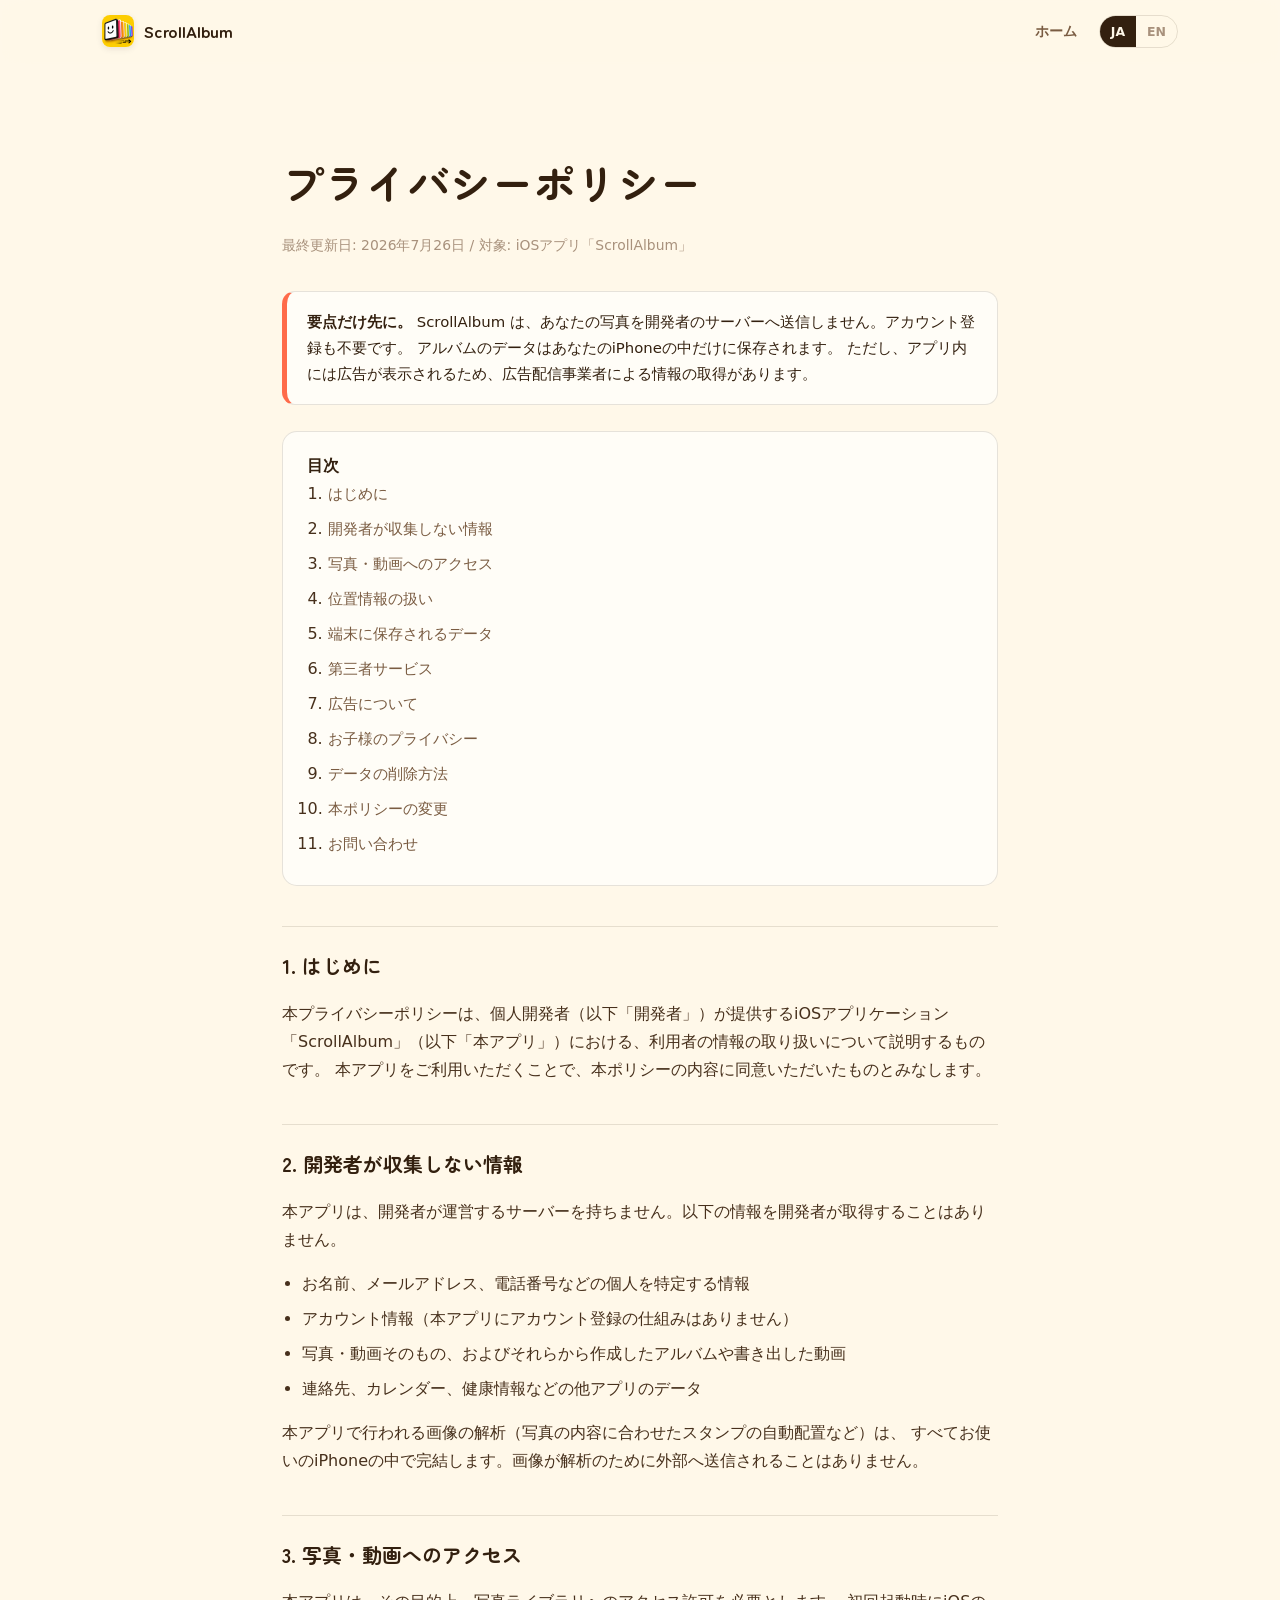
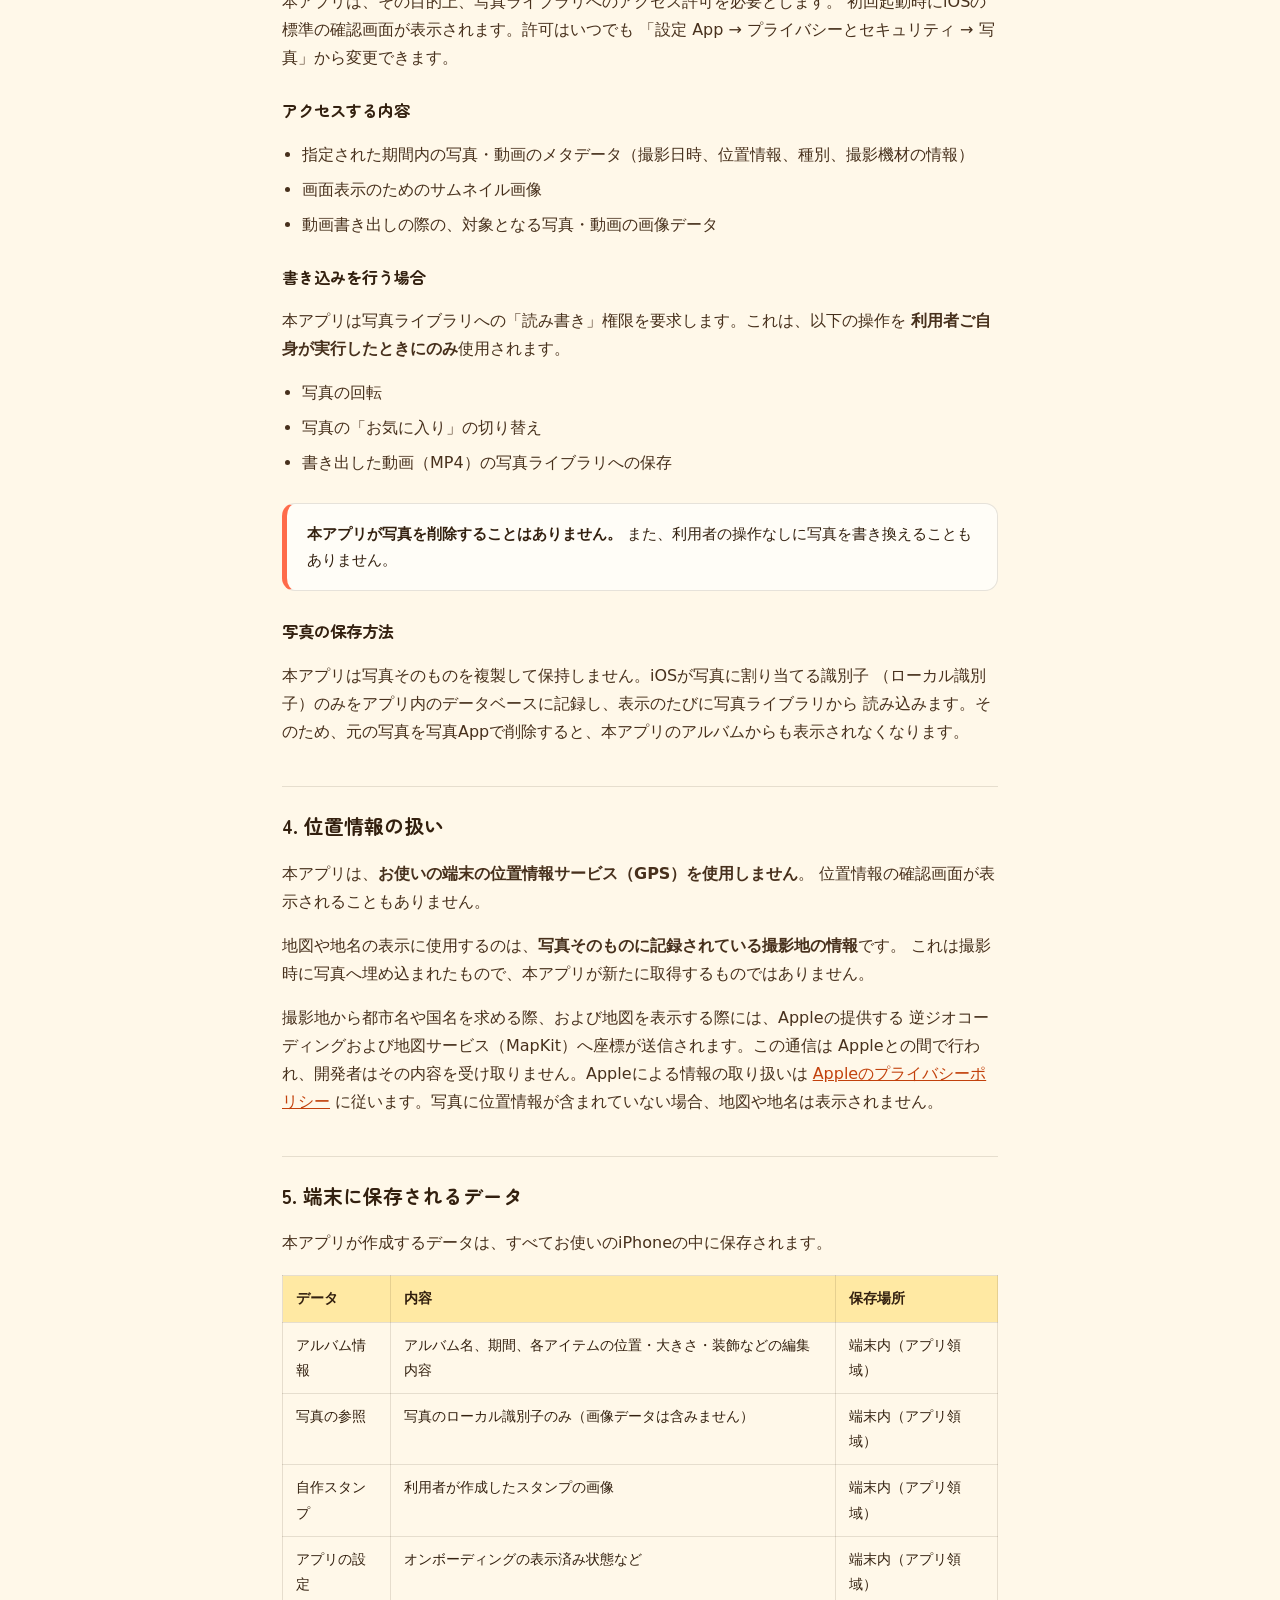
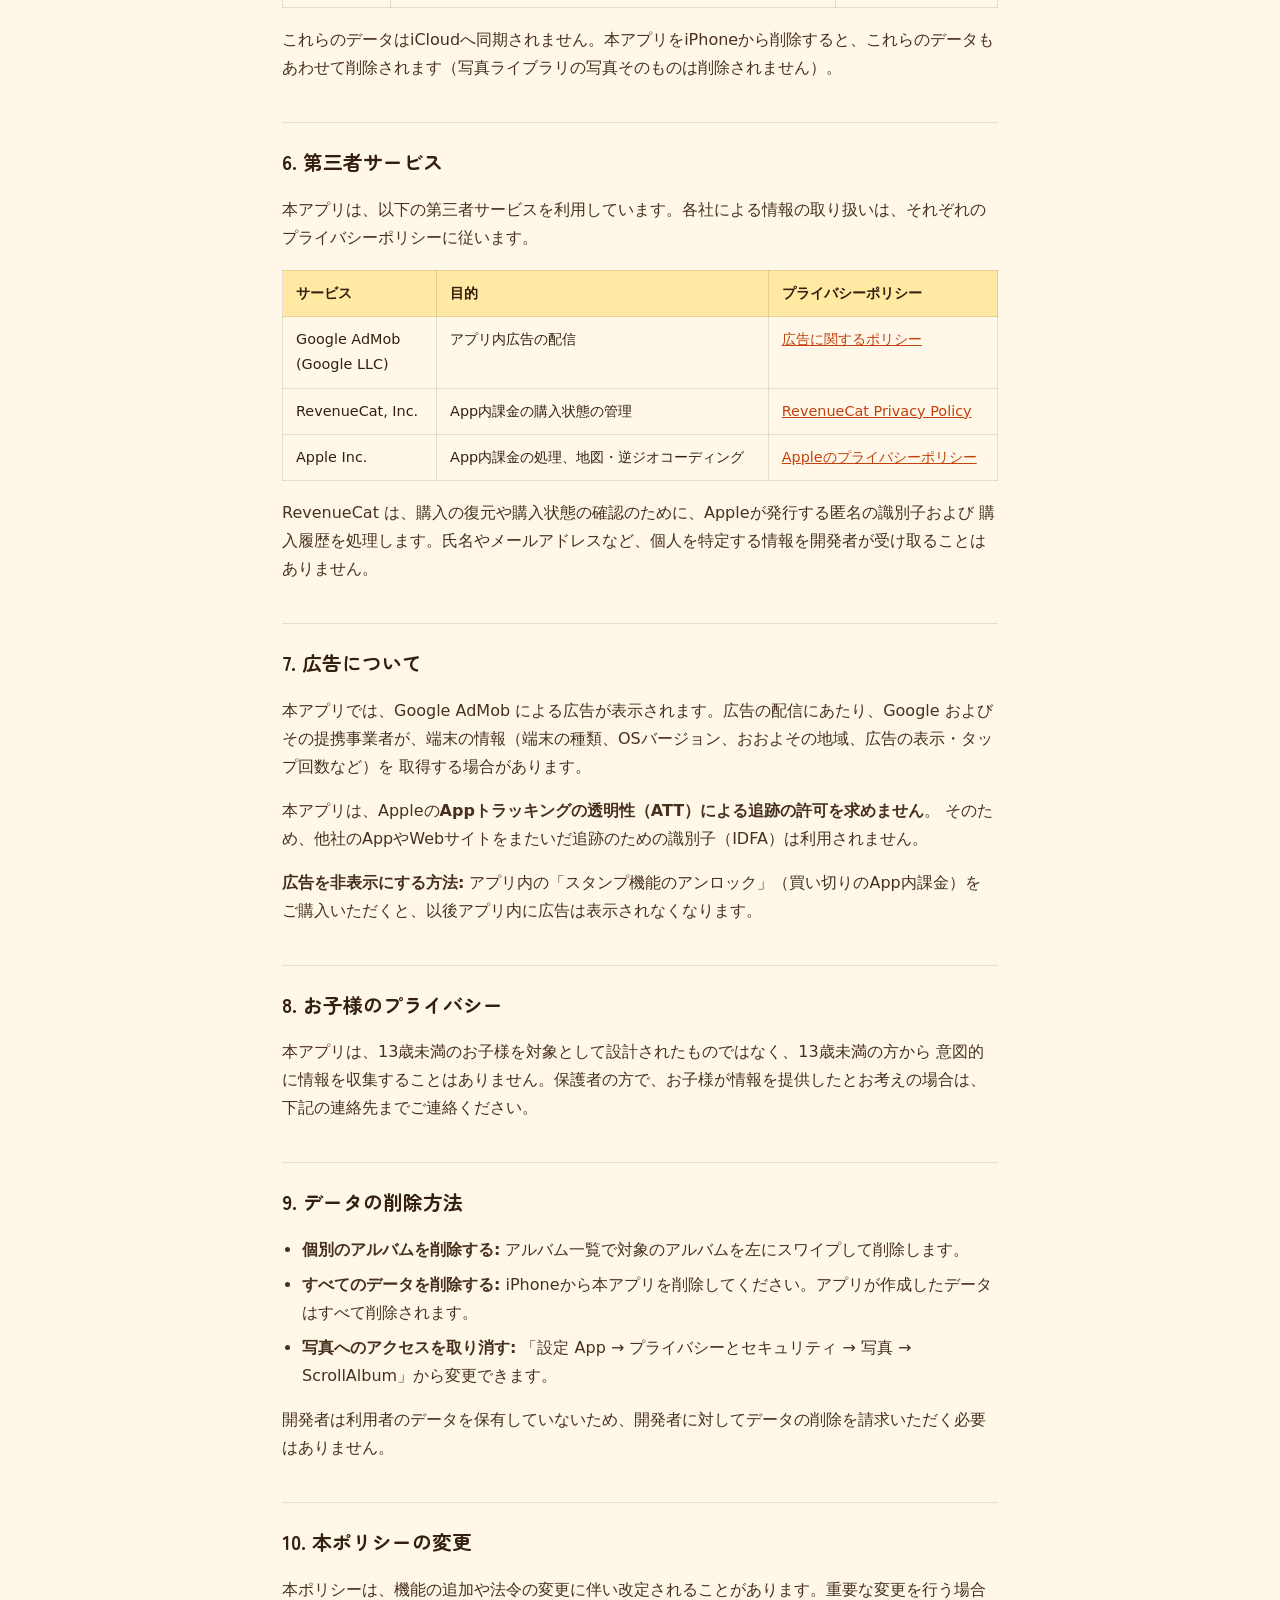
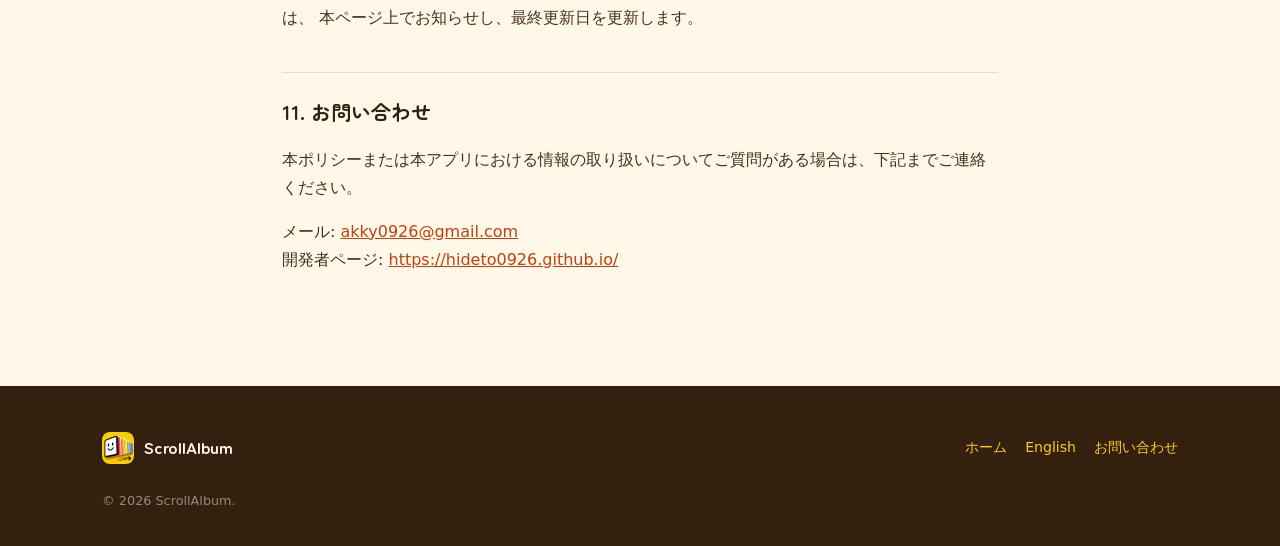
<file: privacy.html>
<!DOCTYPE html>
<html lang="ja">
<head>
<meta charset="UTF-8">
<meta name="viewport" content="width=device-width, initial-scale=1">
<title>プライバシーポリシー — ScrollAlbum</title>
<meta name="description" content="ScrollAlbum のプライバシーポリシー。写真へのアクセス、位置情報の扱い、第三者サービスについて説明しています。">
<link rel="canonical" href="https://hideto0926.github.io/scrollalbum/privacy.html">
<link rel="alternate" hreflang="ja" href="https://hideto0926.github.io/scrollalbum/privacy.html">
<link rel="alternate" hreflang="en" href="https://hideto0926.github.io/scrollalbum/en/privacy.html">
<link rel="icon" href="assets/icon.png">
<meta name="robots" content="index, follow">

<link rel="preconnect" href="https://fonts.googleapis.com">
<link rel="preconnect" href="https://fonts.gstatic.com" crossorigin>
<link href="https://fonts.googleapis.com/css2?family=Zen+Maru+Gothic:wght@500;700&display=swap" rel="stylesheet">
<link rel="stylesheet" href="css/style.css">
</head>
<body>

<header class="nav">
  <div class="wrap">
    <a class="brand" href="./">
      <img src="assets/icon.png" alt="">
      <span>ScrollAlbum</span>
    </a>
    <nav class="nav-links">
      <a href="./">ホーム</a>
      <span class="lang">
        <a href="privacy.html" aria-current="true">JA</a>
        <a href="en/privacy.html">EN</a>
      </span>
    </nav>
  </div>
</header>

<main class="doc">
  <div class="wrap doc-inner">

    <h1>プライバシーポリシー</h1>
    <p class="updated">最終更新日: 2026年7月26日 / 対象: iOSアプリ「ScrollAlbum」</p>

    <div class="note">
      <strong>要点だけ先に。</strong>
      ScrollAlbum は、あなたの写真を開発者のサーバーへ送信しません。アカウント登録も不要です。
      アルバムのデータはあなたのiPhoneの中だけに保存されます。
      ただし、アプリ内には広告が表示されるため、広告配信事業者による情報の取得があります。
    </div>

    <div class="toc">
      <strong>目次</strong>
      <ol>
        <li><a href="#s1">はじめに</a></li>
        <li><a href="#s2">開発者が収集しない情報</a></li>
        <li><a href="#s3">写真・動画へのアクセス</a></li>
        <li><a href="#s4">位置情報の扱い</a></li>
        <li><a href="#s5">端末に保存されるデータ</a></li>
        <li><a href="#s6">第三者サービス</a></li>
        <li><a href="#s7">広告について</a></li>
        <li><a href="#s8">お子様のプライバシー</a></li>
        <li><a href="#s9">データの削除方法</a></li>
        <li><a href="#s10">本ポリシーの変更</a></li>
        <li><a href="#s11">お問い合わせ</a></li>
      </ol>
    </div>

    <h2 id="s1">1. はじめに</h2>
    <p>
      本プライバシーポリシーは、個人開発者（以下「開発者」）が提供するiOSアプリケーション
      「ScrollAlbum」（以下「本アプリ」）における、利用者の情報の取り扱いについて説明するものです。
      本アプリをご利用いただくことで、本ポリシーの内容に同意いただいたものとみなします。
    </p>

    <h2 id="s2">2. 開発者が収集しない情報</h2>
    <p>本アプリは、開発者が運営するサーバーを持ちません。以下の情報を開発者が取得することはありません。</p>
    <ul>
      <li>お名前、メールアドレス、電話番号などの個人を特定する情報</li>
      <li>アカウント情報（本アプリにアカウント登録の仕組みはありません）</li>
      <li>写真・動画そのもの、およびそれらから作成したアルバムや書き出した動画</li>
      <li>連絡先、カレンダー、健康情報などの他アプリのデータ</li>
    </ul>
    <p>
      本アプリで行われる画像の解析（写真の内容に合わせたスタンプの自動配置など）は、
      すべてお使いのiPhoneの中で完結します。画像が解析のために外部へ送信されることはありません。
    </p>

    <h2 id="s3">3. 写真・動画へのアクセス</h2>
    <p>
      本アプリは、その目的上、写真ライブラリへのアクセス許可を必要とします。
      初回起動時にiOSの標準の確認画面が表示されます。許可はいつでも
      「設定 App → プライバシーとセキュリティ → 写真」から変更できます。
    </p>

    <h3>アクセスする内容</h3>
    <ul>
      <li>指定された期間内の写真・動画のメタデータ（撮影日時、位置情報、種別、撮影機材の情報）</li>
      <li>画面表示のためのサムネイル画像</li>
      <li>動画書き出しの際の、対象となる写真・動画の画像データ</li>
    </ul>

    <h3>書き込みを行う場合</h3>
    <p>
      本アプリは写真ライブラリへの「読み書き」権限を要求します。これは、以下の操作を
      <strong>利用者ご自身が実行したときにのみ</strong>使用されます。
    </p>
    <ul>
      <li>写真の回転</li>
      <li>写真の「お気に入り」の切り替え</li>
      <li>書き出した動画（MP4）の写真ライブラリへの保存</li>
    </ul>
    <div class="note">
      <strong>本アプリが写真を削除することはありません。</strong>
      また、利用者の操作なしに写真を書き換えることもありません。
    </div>

    <h3>写真の保存方法</h3>
    <p>
      本アプリは写真そのものを複製して保持しません。iOSが写真に割り当てる識別子
      （ローカル識別子）のみをアプリ内のデータベースに記録し、表示のたびに写真ライブラリから
      読み込みます。そのため、元の写真を写真Appで削除すると、本アプリのアルバムからも表示されなくなります。
    </p>

    <h2 id="s4">4. 位置情報の扱い</h2>
    <p>
      本アプリは、<strong>お使いの端末の位置情報サービス（GPS）を使用しません</strong>。
      位置情報の確認画面が表示されることもありません。
    </p>
    <p>
      地図や地名の表示に使用するのは、<strong>写真そのものに記録されている撮影地の情報</strong>です。
      これは撮影時に写真へ埋め込まれたもので、本アプリが新たに取得するものではありません。
    </p>
    <p>
      撮影地から都市名や国名を求める際、および地図を表示する際には、Appleの提供する
      逆ジオコーディングおよび地図サービス（MapKit）へ座標が送信されます。この通信は
      Appleとの間で行われ、開発者はその内容を受け取りません。Appleによる情報の取り扱いは
      <a href="https://www.apple.com/legal/privacy/ja/" target="_blank" rel="noopener">Appleのプライバシーポリシー</a>
      に従います。写真に位置情報が含まれていない場合、地図や地名は表示されません。
    </p>

    <h2 id="s5">5. 端末に保存されるデータ</h2>
    <p>本アプリが作成するデータは、すべてお使いのiPhoneの中に保存されます。</p>
    <table>
      <tr><th>データ</th><th>内容</th><th>保存場所</th></tr>
      <tr><td>アルバム情報</td><td>アルバム名、期間、各アイテムの位置・大きさ・装飾などの編集内容</td><td>端末内（アプリ領域）</td></tr>
      <tr><td>写真の参照</td><td>写真のローカル識別子のみ（画像データは含みません）</td><td>端末内（アプリ領域）</td></tr>
      <tr><td>自作スタンプ</td><td>利用者が作成したスタンプの画像</td><td>端末内（アプリ領域）</td></tr>
      <tr><td>アプリの設定</td><td>オンボーディングの表示済み状態など</td><td>端末内（アプリ領域）</td></tr>
    </table>
    <p>
      これらのデータはiCloudへ同期されません。本アプリをiPhoneから削除すると、これらのデータも
      あわせて削除されます（写真ライブラリの写真そのものは削除されません）。
    </p>

    <h2 id="s6">6. 第三者サービス</h2>
    <p>本アプリは、以下の第三者サービスを利用しています。各社による情報の取り扱いは、それぞれのプライバシーポリシーに従います。</p>

    <table>
      <tr><th>サービス</th><th>目的</th><th>プライバシーポリシー</th></tr>
      <tr>
        <td>Google AdMob<br>(Google LLC)</td>
        <td>アプリ内広告の配信</td>
        <td><a href="https://policies.google.com/technologies/ads?hl=ja" target="_blank" rel="noopener">広告に関するポリシー</a></td>
      </tr>
      <tr>
        <td>RevenueCat, Inc.</td>
        <td>App内課金の購入状態の管理</td>
        <td><a href="https://www.revenuecat.com/privacy" target="_blank" rel="noopener">RevenueCat Privacy Policy</a></td>
      </tr>
      <tr>
        <td>Apple Inc.</td>
        <td>App内課金の処理、地図・逆ジオコーディング</td>
        <td><a href="https://www.apple.com/legal/privacy/ja/" target="_blank" rel="noopener">Appleのプライバシーポリシー</a></td>
      </tr>
    </table>

    <p>
      RevenueCat は、購入の復元や購入状態の確認のために、Appleが発行する匿名の識別子および
      購入履歴を処理します。氏名やメールアドレスなど、個人を特定する情報を開発者が受け取ることはありません。
    </p>

    <h2 id="s7">7. 広告について</h2>
    <p>
      本アプリでは、Google AdMob による広告が表示されます。広告の配信にあたり、Google および
      その提携事業者が、端末の情報（端末の種類、OSバージョン、おおよその地域、広告の表示・タップ回数など）を
      取得する場合があります。
    </p>
    <p>
      本アプリは、Appleの<strong>Appトラッキングの透明性（ATT）による追跡の許可を求めません</strong>。
      そのため、他社のAppやWebサイトをまたいだ追跡のための識別子（IDFA）は利用されません。
    </p>
    <p>
      <strong>広告を非表示にする方法:</strong> アプリ内の「スタンプ機能のアンロック」（買い切りのApp内課金）を
      ご購入いただくと、以後アプリ内に広告は表示されなくなります。
    </p>

    <h2 id="s8">8. お子様のプライバシー</h2>
    <p>
      本アプリは、13歳未満のお子様を対象として設計されたものではなく、13歳未満の方から
      意図的に情報を収集することはありません。保護者の方で、お子様が情報を提供したとお考えの場合は、
      下記の連絡先までご連絡ください。
    </p>

    <h2 id="s9">9. データの削除方法</h2>
    <ul>
      <li><strong>個別のアルバムを削除する:</strong> アルバム一覧で対象のアルバムを左にスワイプして削除します。</li>
      <li><strong>すべてのデータを削除する:</strong> iPhoneから本アプリを削除してください。アプリが作成したデータはすべて削除されます。</li>
      <li><strong>写真へのアクセスを取り消す:</strong> 「設定 App → プライバシーとセキュリティ → 写真 → ScrollAlbum」から変更できます。</li>
    </ul>
    <p>
      開発者は利用者のデータを保有していないため、開発者に対してデータの削除を請求いただく必要はありません。
    </p>

    <h2 id="s10">10. 本ポリシーの変更</h2>
    <p>
      本ポリシーは、機能の追加や法令の変更に伴い改定されることがあります。重要な変更を行う場合は、
      本ページ上でお知らせし、最終更新日を更新します。
    </p>

    <h2 id="s11">11. お問い合わせ</h2>
    <p>
      本ポリシーまたは本アプリにおける情報の取り扱いについてご質問がある場合は、下記までご連絡ください。
    </p>
    <p>
      メール: <a href="mailto:akky0926@gmail.com">akky0926@gmail.com</a><br>
      開発者ページ: <a href="https://hideto0926.github.io/" target="_blank" rel="noopener">https://hideto0926.github.io/</a>
    </p>

  </div>
</main>

<footer class="footer">
  <div class="wrap">
    <div class="footer-top">
      <a class="brand" href="./">
        <img src="assets/icon.png" alt="">
        <span>ScrollAlbum</span>
      </a>
      <div class="footer-links">
        <a href="./">ホーム</a>
        <a href="en/privacy.html">English</a>
        <a href="mailto:akky0926@gmail.com">お問い合わせ</a>
      </div>
    </div>
    <div class="copy">© 2026 ScrollAlbum.</div>
  </div>
</footer>

<script src="js/main.js"></script>
</body>
</html>
</file>
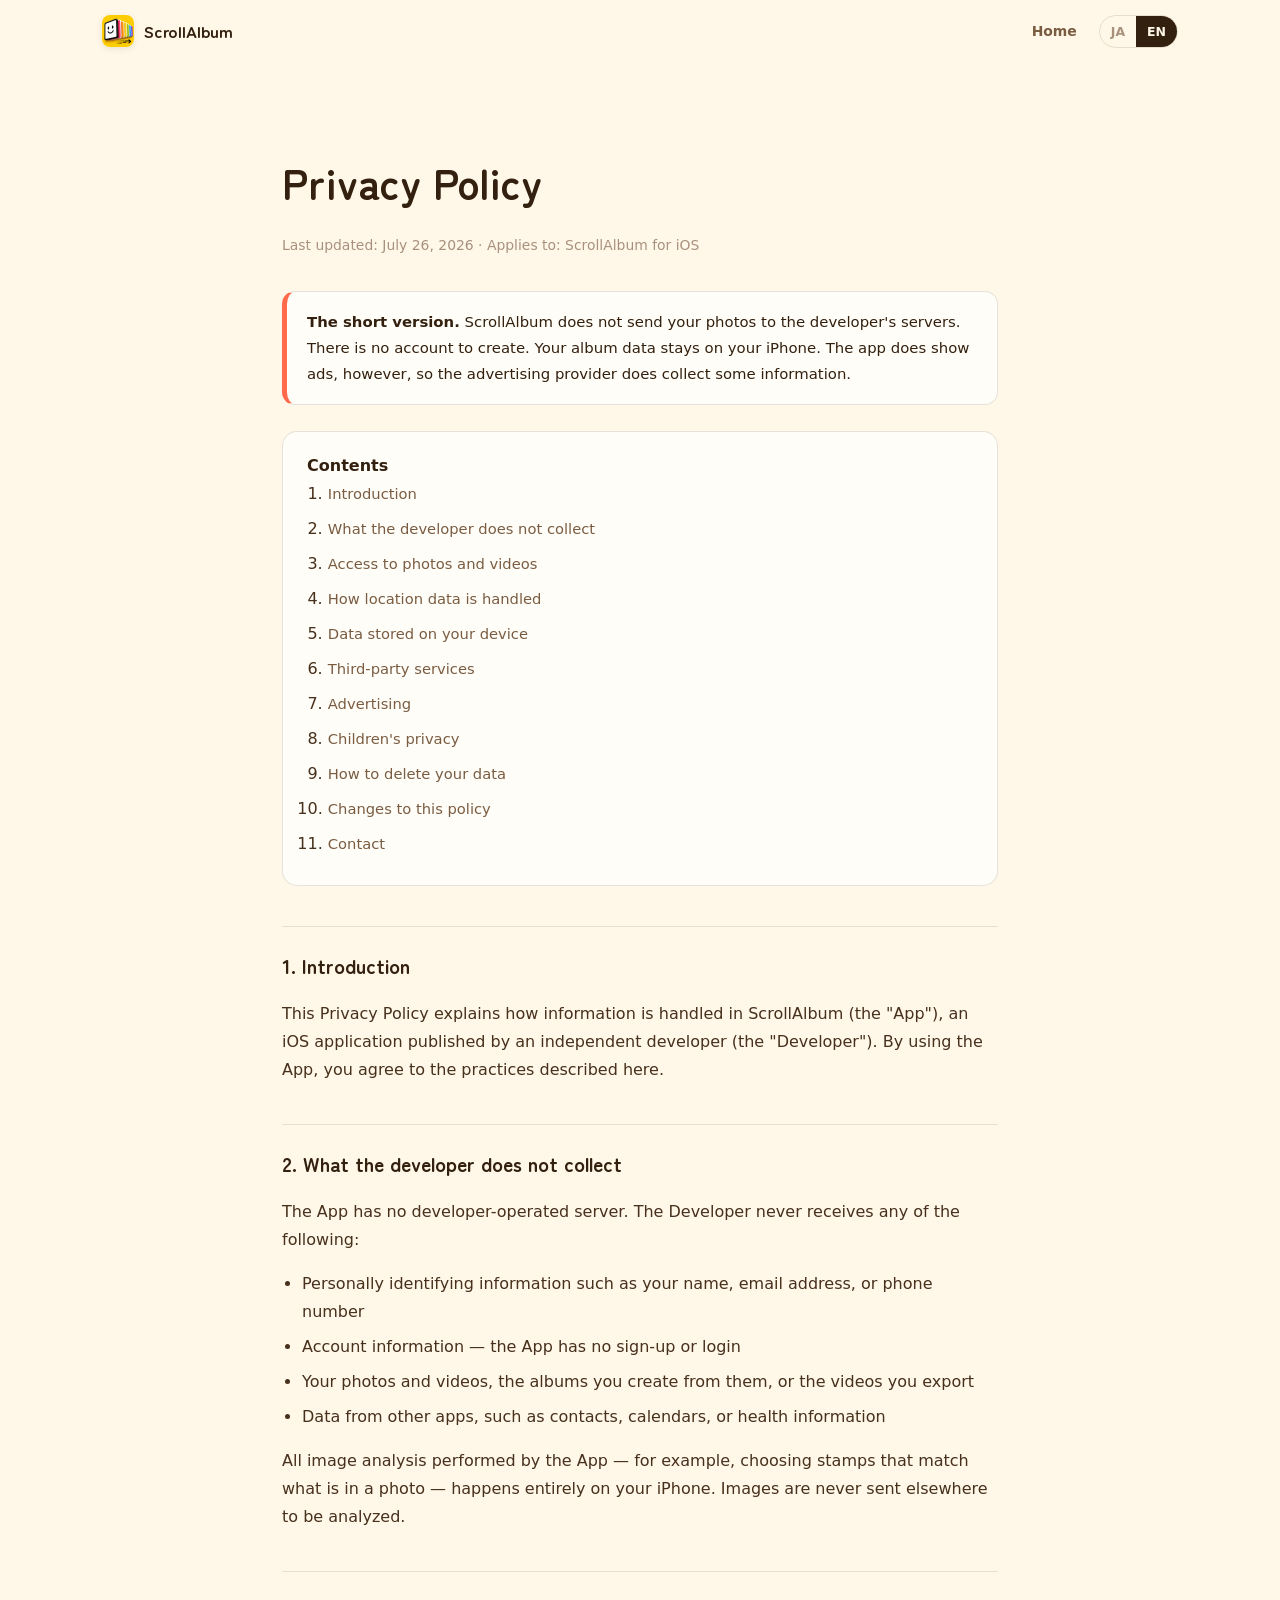
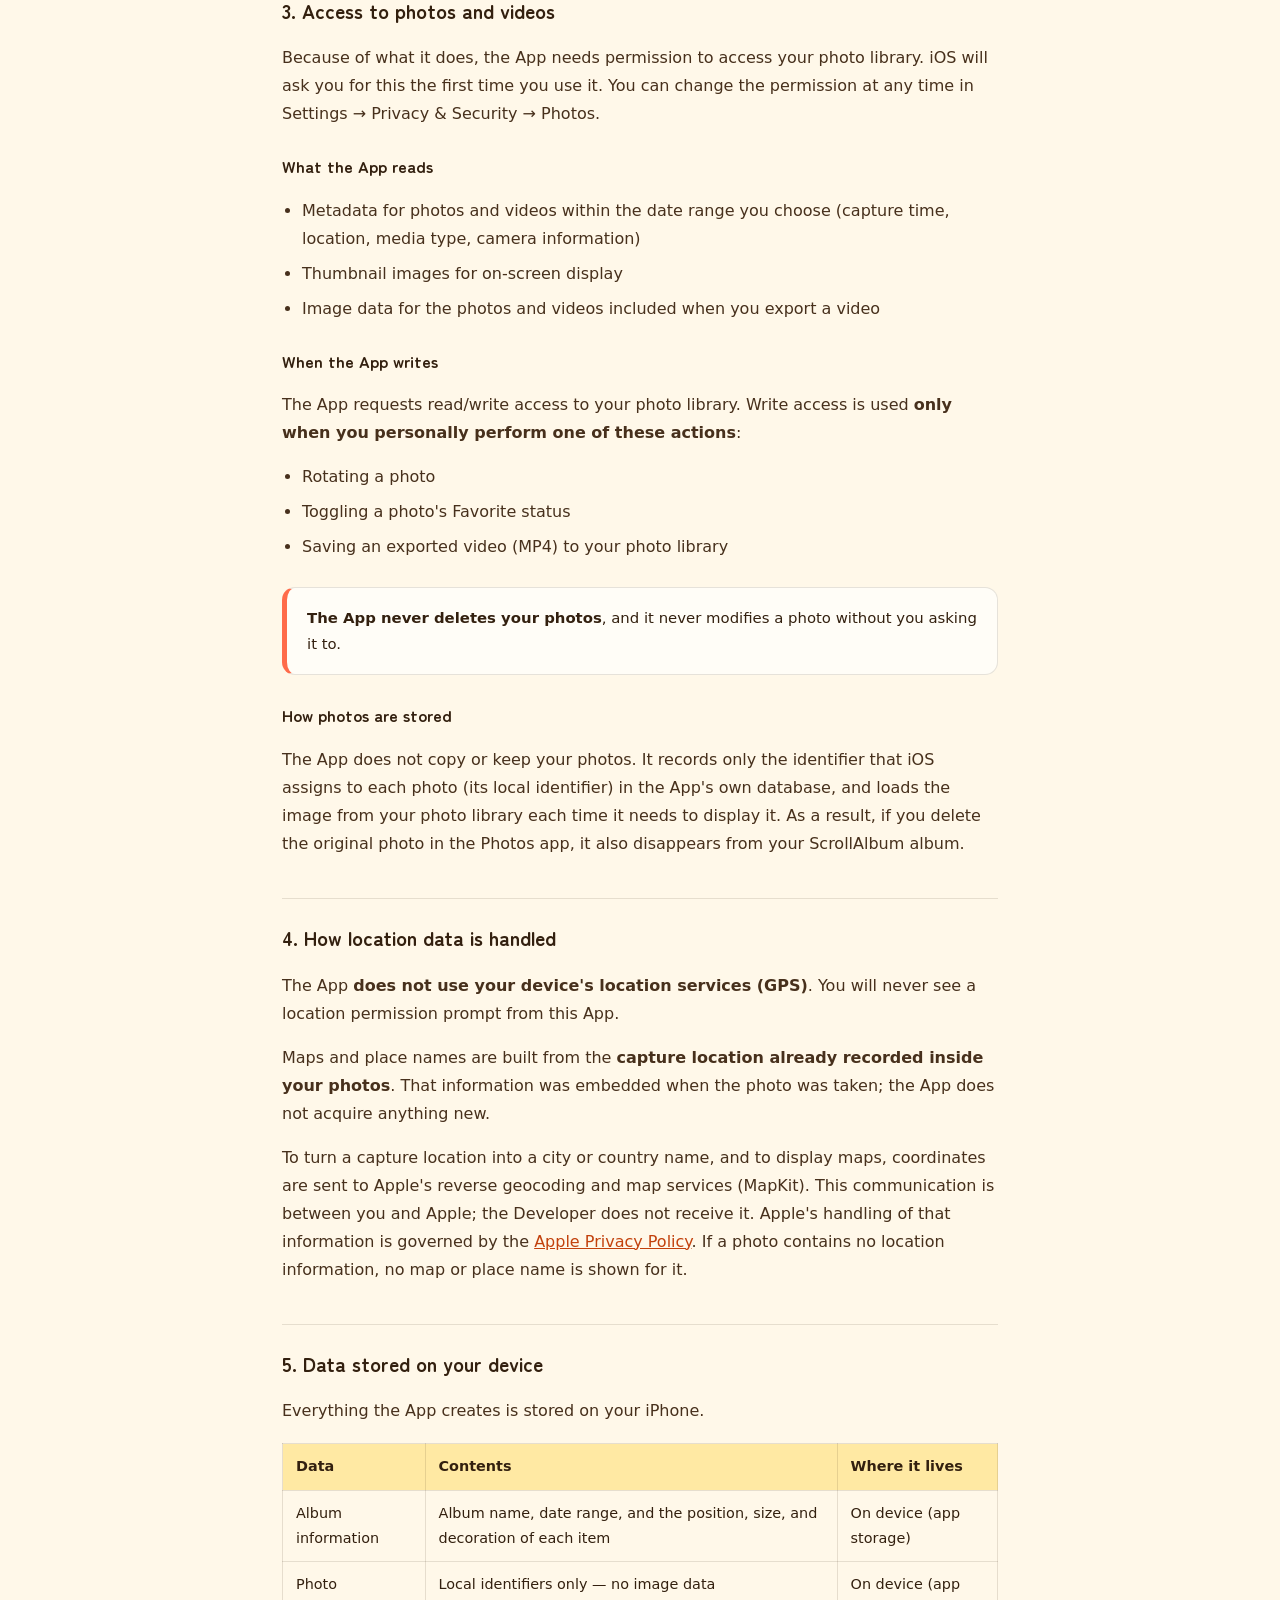
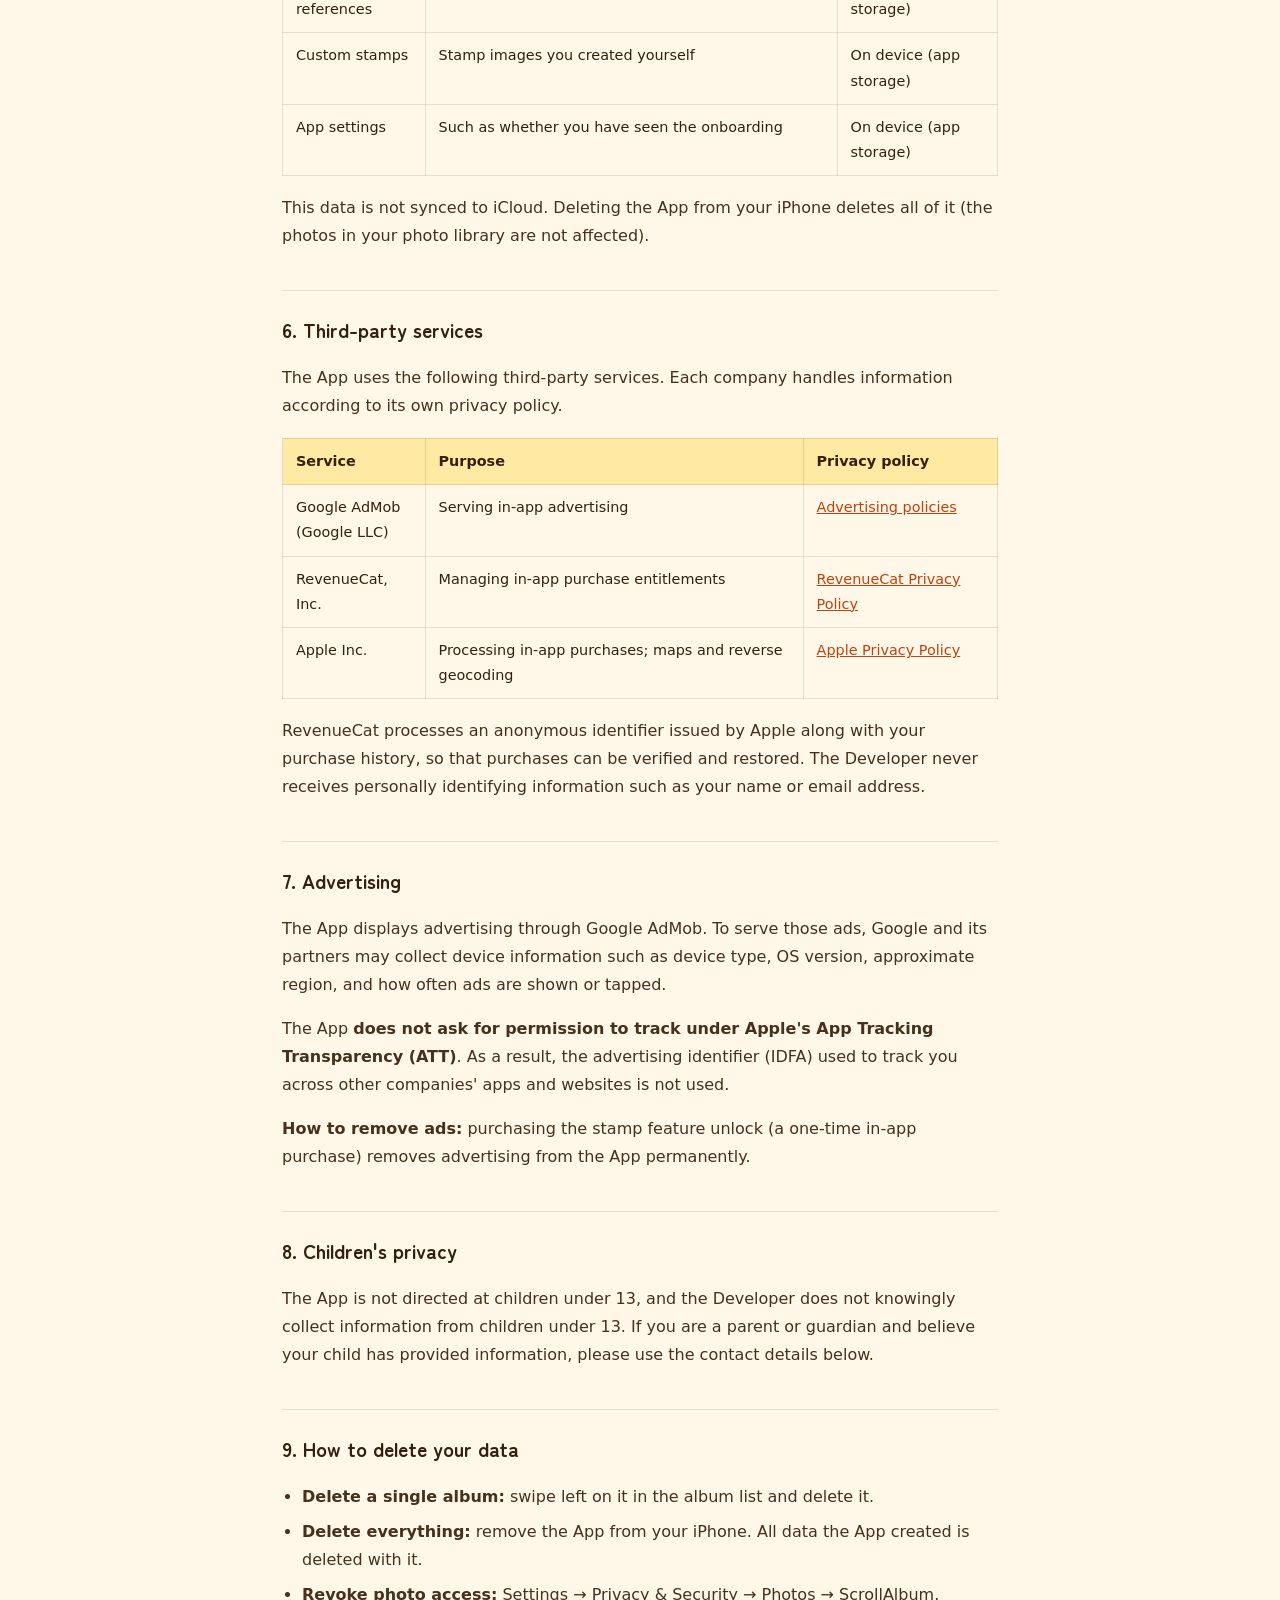
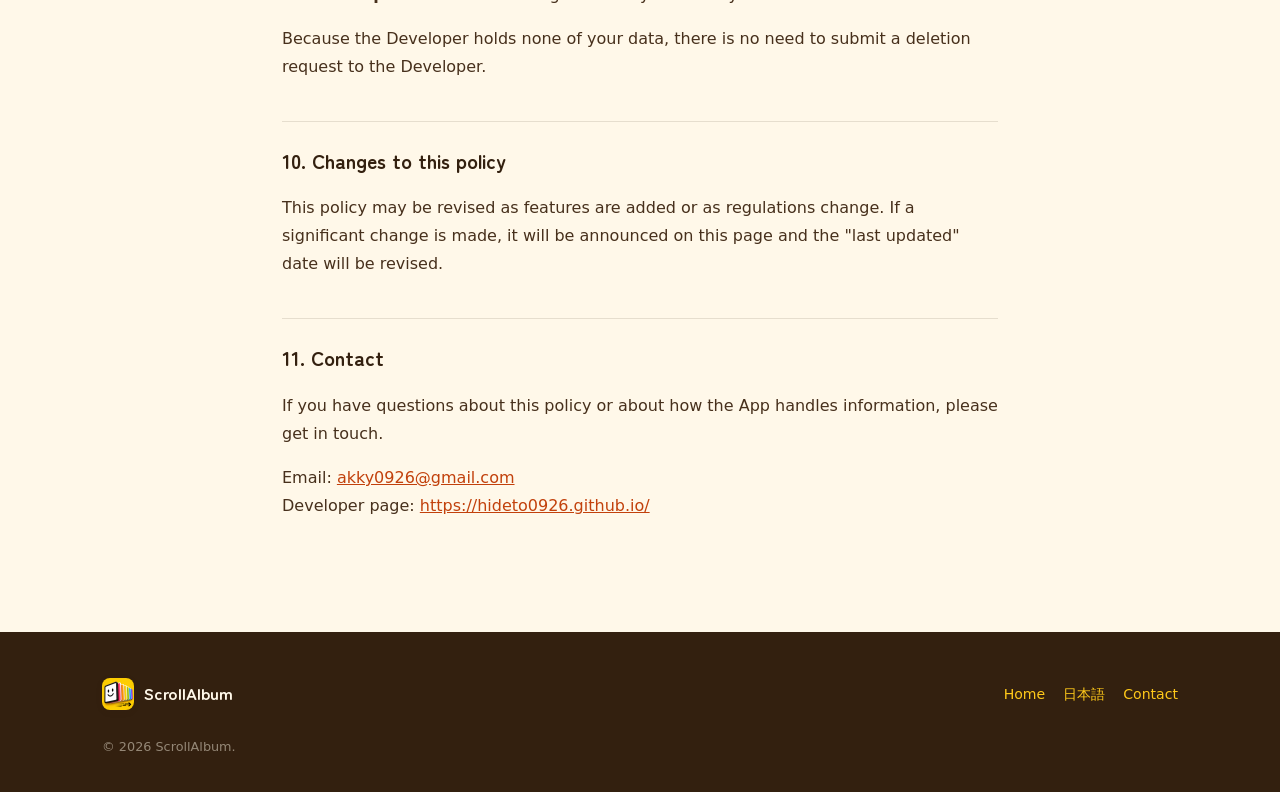
<file: en/privacy.html>
<!DOCTYPE html>
<html lang="en">
<head>
<meta charset="UTF-8">
<meta name="viewport" content="width=device-width, initial-scale=1">
<title>Privacy Policy — ScrollAlbum</title>
<meta name="description" content="ScrollAlbum's privacy policy: how the app accesses your photos, how location data is handled, and which third-party services are used.">
<link rel="canonical" href="https://hideto0926.github.io/scrollalbum/en/privacy.html">
<link rel="alternate" hreflang="ja" href="https://hideto0926.github.io/scrollalbum/privacy.html">
<link rel="alternate" hreflang="en" href="https://hideto0926.github.io/scrollalbum/en/privacy.html">
<link rel="icon" href="../assets/icon.png">
<meta name="robots" content="index, follow">

<link rel="preconnect" href="https://fonts.googleapis.com">
<link rel="preconnect" href="https://fonts.gstatic.com" crossorigin>
<link href="https://fonts.googleapis.com/css2?family=Zen+Maru+Gothic:wght@500;700&display=swap" rel="stylesheet">
<link rel="stylesheet" href="../css/style.css">
</head>
<body>

<header class="nav">
  <div class="wrap">
    <a class="brand" href="./">
      <img src="../assets/icon.png" alt="">
      <span>ScrollAlbum</span>
    </a>
    <nav class="nav-links">
      <a href="./">Home</a>
      <span class="lang">
        <a href="../privacy.html">JA</a>
        <a href="privacy.html" aria-current="true">EN</a>
      </span>
    </nav>
  </div>
</header>

<main class="doc">
  <div class="wrap doc-inner">

    <h1>Privacy Policy</h1>
    <p class="updated">Last updated: July 26, 2026 · Applies to: ScrollAlbum for iOS</p>

    <div class="note">
      <strong>The short version.</strong>
      ScrollAlbum does not send your photos to the developer's servers. There is no account to create.
      Your album data stays on your iPhone. The app does show ads, however, so the advertising
      provider does collect some information.
    </div>

    <div class="toc">
      <strong>Contents</strong>
      <ol>
        <li><a href="#s1">Introduction</a></li>
        <li><a href="#s2">What the developer does not collect</a></li>
        <li><a href="#s3">Access to photos and videos</a></li>
        <li><a href="#s4">How location data is handled</a></li>
        <li><a href="#s5">Data stored on your device</a></li>
        <li><a href="#s6">Third-party services</a></li>
        <li><a href="#s7">Advertising</a></li>
        <li><a href="#s8">Children's privacy</a></li>
        <li><a href="#s9">How to delete your data</a></li>
        <li><a href="#s10">Changes to this policy</a></li>
        <li><a href="#s11">Contact</a></li>
      </ol>
    </div>

    <h2 id="s1">1. Introduction</h2>
    <p>
      This Privacy Policy explains how information is handled in ScrollAlbum (the "App"),
      an iOS application published by an independent developer (the "Developer").
      By using the App, you agree to the practices described here.
    </p>

    <h2 id="s2">2. What the developer does not collect</h2>
    <p>The App has no developer-operated server. The Developer never receives any of the following:</p>
    <ul>
      <li>Personally identifying information such as your name, email address, or phone number</li>
      <li>Account information — the App has no sign-up or login</li>
      <li>Your photos and videos, the albums you create from them, or the videos you export</li>
      <li>Data from other apps, such as contacts, calendars, or health information</li>
    </ul>
    <p>
      All image analysis performed by the App — for example, choosing stamps that match what is
      in a photo — happens entirely on your iPhone. Images are never sent elsewhere to be analyzed.
    </p>

    <h2 id="s3">3. Access to photos and videos</h2>
    <p>
      Because of what it does, the App needs permission to access your photo library. iOS will ask
      you for this the first time you use it. You can change the permission at any time in
      Settings → Privacy &amp; Security → Photos.
    </p>

    <h3>What the App reads</h3>
    <ul>
      <li>Metadata for photos and videos within the date range you choose (capture time, location, media type, camera information)</li>
      <li>Thumbnail images for on-screen display</li>
      <li>Image data for the photos and videos included when you export a video</li>
    </ul>

    <h3>When the App writes</h3>
    <p>
      The App requests read/write access to your photo library. Write access is used
      <strong>only when you personally perform one of these actions</strong>:
    </p>
    <ul>
      <li>Rotating a photo</li>
      <li>Toggling a photo's Favorite status</li>
      <li>Saving an exported video (MP4) to your photo library</li>
    </ul>
    <div class="note">
      <strong>The App never deletes your photos</strong>, and it never modifies a photo without
      you asking it to.
    </div>

    <h3>How photos are stored</h3>
    <p>
      The App does not copy or keep your photos. It records only the identifier that iOS assigns
      to each photo (its local identifier) in the App's own database, and loads the image from your
      photo library each time it needs to display it. As a result, if you delete the original photo
      in the Photos app, it also disappears from your ScrollAlbum album.
    </p>

    <h2 id="s4">4. How location data is handled</h2>
    <p>
      The App <strong>does not use your device's location services (GPS)</strong>. You will never
      see a location permission prompt from this App.
    </p>
    <p>
      Maps and place names are built from the <strong>capture location already recorded inside your
      photos</strong>. That information was embedded when the photo was taken; the App does not
      acquire anything new.
    </p>
    <p>
      To turn a capture location into a city or country name, and to display maps, coordinates are
      sent to Apple's reverse geocoding and map services (MapKit). This communication is between you
      and Apple; the Developer does not receive it. Apple's handling of that information is governed
      by the <a href="https://www.apple.com/legal/privacy/" target="_blank" rel="noopener">Apple Privacy Policy</a>.
      If a photo contains no location information, no map or place name is shown for it.
    </p>

    <h2 id="s5">5. Data stored on your device</h2>
    <p>Everything the App creates is stored on your iPhone.</p>
    <table>
      <tr><th>Data</th><th>Contents</th><th>Where it lives</th></tr>
      <tr><td>Album information</td><td>Album name, date range, and the position, size, and decoration of each item</td><td>On device (app storage)</td></tr>
      <tr><td>Photo references</td><td>Local identifiers only — no image data</td><td>On device (app storage)</td></tr>
      <tr><td>Custom stamps</td><td>Stamp images you created yourself</td><td>On device (app storage)</td></tr>
      <tr><td>App settings</td><td>Such as whether you have seen the onboarding</td><td>On device (app storage)</td></tr>
    </table>
    <p>
      This data is not synced to iCloud. Deleting the App from your iPhone deletes all of it
      (the photos in your photo library are not affected).
    </p>

    <h2 id="s6">6. Third-party services</h2>
    <p>The App uses the following third-party services. Each company handles information according to its own privacy policy.</p>

    <table>
      <tr><th>Service</th><th>Purpose</th><th>Privacy policy</th></tr>
      <tr>
        <td>Google AdMob<br>(Google LLC)</td>
        <td>Serving in-app advertising</td>
        <td><a href="https://policies.google.com/technologies/ads" target="_blank" rel="noopener">Advertising policies</a></td>
      </tr>
      <tr>
        <td>RevenueCat, Inc.</td>
        <td>Managing in-app purchase entitlements</td>
        <td><a href="https://www.revenuecat.com/privacy" target="_blank" rel="noopener">RevenueCat Privacy Policy</a></td>
      </tr>
      <tr>
        <td>Apple Inc.</td>
        <td>Processing in-app purchases; maps and reverse geocoding</td>
        <td><a href="https://www.apple.com/legal/privacy/" target="_blank" rel="noopener">Apple Privacy Policy</a></td>
      </tr>
    </table>

    <p>
      RevenueCat processes an anonymous identifier issued by Apple along with your purchase history,
      so that purchases can be verified and restored. The Developer never receives personally
      identifying information such as your name or email address.
    </p>

    <h2 id="s7">7. Advertising</h2>
    <p>
      The App displays advertising through Google AdMob. To serve those ads, Google and its partners
      may collect device information such as device type, OS version, approximate region, and how
      often ads are shown or tapped.
    </p>
    <p>
      The App <strong>does not ask for permission to track under Apple's App Tracking Transparency
      (ATT)</strong>. As a result, the advertising identifier (IDFA) used to track you across other
      companies' apps and websites is not used.
    </p>
    <p>
      <strong>How to remove ads:</strong> purchasing the stamp feature unlock (a one-time in-app
      purchase) removes advertising from the App permanently.
    </p>

    <h2 id="s8">8. Children's privacy</h2>
    <p>
      The App is not directed at children under 13, and the Developer does not knowingly collect
      information from children under 13. If you are a parent or guardian and believe your child has
      provided information, please use the contact details below.
    </p>

    <h2 id="s9">9. How to delete your data</h2>
    <ul>
      <li><strong>Delete a single album:</strong> swipe left on it in the album list and delete it.</li>
      <li><strong>Delete everything:</strong> remove the App from your iPhone. All data the App created is deleted with it.</li>
      <li><strong>Revoke photo access:</strong> Settings → Privacy &amp; Security → Photos → ScrollAlbum.</li>
    </ul>
    <p>
      Because the Developer holds none of your data, there is no need to submit a deletion request
      to the Developer.
    </p>

    <h2 id="s10">10. Changes to this policy</h2>
    <p>
      This policy may be revised as features are added or as regulations change. If a significant
      change is made, it will be announced on this page and the "last updated" date will be revised.
    </p>

    <h2 id="s11">11. Contact</h2>
    <p>If you have questions about this policy or about how the App handles information, please get in touch.</p>
    <p>
      Email: <a href="mailto:akky0926@gmail.com">akky0926@gmail.com</a><br>
      Developer page: <a href="https://hideto0926.github.io/" target="_blank" rel="noopener">https://hideto0926.github.io/</a>
    </p>

  </div>
</main>

<footer class="footer">
  <div class="wrap">
    <div class="footer-top">
      <a class="brand" href="./">
        <img src="../assets/icon.png" alt="">
        <span>ScrollAlbum</span>
      </a>
      <div class="footer-links">
        <a href="./">Home</a>
        <a href="../privacy.html">日本語</a>
        <a href="mailto:akky0926@gmail.com">Contact</a>
      </div>
    </div>
    <div class="copy">© 2026 ScrollAlbum.</div>
  </div>
</footer>

<script src="../js/main.js"></script>
</body>
</html>
</file>
<file: css/style.css>
@charset "UTF-8";

/* ScrollAlbum — landing site
   アプリのポップテーマ（黄色・コーラル・エスプレッソ茶）に合わせた配色。
   横スクロールがアプリの核なので、サイトも横方向の動きを主役にする。 */

:root {
  --yellow:      #ffc91a;
  --yellow-deep: #f2a900;
  --yellow-soft: #ffe9a3;
  --cream:       #fff8e9;
  --paper:       #fffdf7;
  --ink:         #33200f;
  --ink-soft:    #7a5c42;
  --ink-faint:   #a8917c;
  --coral:       #ff6b4a;
  --line:        rgba(51, 32, 15, .12);

  --c1: #f5266b;
  --c2: #ff8a00;
  --c3: #ffd11a;
  --c4: #6dc93b;
  --c5: #29b6e8;
  --c6: #8e44d0;

  --shadow-sm: 0 2px 6px rgba(51, 32, 15, .10);
  --shadow-md: 0 8px 22px rgba(51, 32, 15, .13);
  --shadow-lg: 0 22px 50px rgba(51, 32, 15, .18);

  --maxw: 1120px;
  --nav-h: 64px;

  --font-display: "Zen Maru Gothic", ui-rounded, "Hiragino Maru Gothic ProN",
                  "SF Pro Rounded", system-ui, sans-serif;
  --font-body: system-ui, -apple-system, "Hiragino Sans", "Noto Sans JP",
               "Segoe UI", Roboto, sans-serif;
}

*, *::before, *::after { box-sizing: border-box; }

html { scroll-behavior: smooth; }
@media (prefers-reduced-motion: reduce) {
  html { scroll-behavior: auto; }
}

body {
  margin: 0;
  font-family: var(--font-body);
  color: var(--ink);
  background: var(--cream);
  line-height: 1.75;
  -webkit-font-smoothing: antialiased;
  overflow-x: hidden;
}

img { max-width: 100%; display: block; }
a { color: inherit; }

h1, h2, h3, .display { font-family: var(--font-display); font-weight: 700; }

.wrap { width: 100%; max-width: var(--maxw); margin-inline: auto; padding-inline: 22px; }

/* ---------- ナビ ---------- */

.nav {
  position: sticky; top: 0; z-index: 60;
  height: var(--nav-h);
  display: flex; align-items: center;
  background: rgba(255, 248, 233, .82);
  backdrop-filter: saturate(160%) blur(14px);
  -webkit-backdrop-filter: saturate(160%) blur(14px);
  border-bottom: 1px solid transparent;
  transition: border-color .25s, box-shadow .25s;
}
.nav.is-stuck { border-bottom-color: var(--line); box-shadow: 0 4px 18px rgba(51, 32, 15, .06); }

.nav .wrap { display: flex; align-items: center; gap: 14px; }

.brand { display: flex; align-items: center; gap: 10px; text-decoration: none; font-weight: 700; }
.brand img { width: 32px; height: 32px; border-radius: 8px; box-shadow: var(--shadow-sm); }
.brand span { font-family: var(--font-display); font-size: 1.05rem; letter-spacing: -.01em; }

.nav-links { margin-left: auto; display: flex; align-items: center; gap: 6px; }
.nav-links a {
  text-decoration: none; font-size: .87rem; font-weight: 600;
  padding: 7px 12px; border-radius: 999px; color: var(--ink-soft);
  transition: background .2s, color .2s;
}
.nav-links a:hover { background: rgba(51, 32, 15, .06); color: var(--ink); }

.lang {
  display: flex; border: 1.5px solid var(--line);
  border-radius: 999px; overflow: hidden; margin-left: 4px;
}
.lang a {
  padding: 5px 11px; font-size: .78rem; font-weight: 700;
  text-decoration: none; color: var(--ink-faint); border-radius: 0;
}
.lang a[aria-current="true"] { background: var(--ink); color: var(--cream); }
.lang a:hover { background: rgba(51, 32, 15, .06); }
.lang a[aria-current="true"]:hover { background: var(--ink); color: var(--cream); }

@media (max-width: 700px) {
  .nav-links .hide-sm { display: none; }
}

/* ---------- ヒーロー ---------- */

.hero {
  position: relative;
  padding: 68px 0 0;
  background:
    radial-gradient(120% 80% at 50% -10%, #fff7dd 0%, var(--cream) 62%);
  overflow: hidden;
}

.hero-inner { text-align: center; position: relative; z-index: 2; }

.hero-icon {
  width: 96px; height: 96px; border-radius: 22px;
  margin: 0 auto 22px; box-shadow: var(--shadow-md);
  animation: pop-in .7s cubic-bezier(.2, 1.1, .3, 1) both;
}

@keyframes pop-in {
  from { opacity: 0; transform: translateY(14px) scale(.9); }
  to   { opacity: 1; transform: none; }
}

.hero h1 {
  font-size: clamp(2.1rem, 6.4vw, 3.9rem);
  line-height: 1.24; letter-spacing: -.02em;
  margin: 0 0 16px;
}
.hero h1 .mark { position: relative; white-space: nowrap; }
.hero h1 .mark svg {
  position: absolute; left: -2%; bottom: -.22em; width: 104%; height: .38em;
  overflow: visible; pointer-events: none;
}
.hero h1 .mark path {
  fill: none; stroke: var(--coral); stroke-width: 7;
  stroke-linecap: round; stroke-linejoin: round;
  stroke-dasharray: 400; stroke-dashoffset: 400;
  transition: stroke-dashoffset 1s ease .35s;
}
.hero.is-ready h1 .mark path { stroke-dashoffset: 0; }

.hero p.lead {
  font-size: clamp(1rem, 2.4vw, 1.16rem);
  color: var(--ink-soft); margin: 0 auto 28px; max-width: 34em;
}

.badges { display: flex; flex-wrap: wrap; gap: 8px; justify-content: center; margin-bottom: 34px; }
.badge {
  font-size: .8rem; font-weight: 700; padding: 6px 14px;
  border-radius: 999px; background: var(--paper);
  border: 1.5px solid var(--line); box-shadow: var(--shadow-sm);
}

/* スクロール誘導 */
.scroll-cue {
  display: inline-flex; align-items: center; gap: 8px;
  font-size: .82rem; font-weight: 700; color: var(--ink-faint);
  margin-bottom: 26px;
}
.scroll-cue .arrow { animation: nudge 1.5s ease-in-out infinite; }
@keyframes nudge {
  0%, 100% { transform: translateX(0); }
  50%      { transform: translateX(6px); }
}

/* ---------- 横スクロール・タイムライン（サイトの目玉） ---------- */

/* 縦スクロール量を横移動に変換する。アプリの体験をそのままWebに持ち込む。 */
.timeline { position: relative; height: 340vh; }
.timeline-sticky {
  position: sticky; top: var(--nav-h);
  height: calc(100vh - var(--nav-h));
  display: flex; align-items: center;
  overflow: hidden;
}

.rail {
  display: flex; align-items: center; gap: clamp(18px, 3vw, 42px);
  padding-inline: 8vw; will-change: transform;
}

.rail-item { flex: 0 0 auto; text-align: center; }

.phone {
  position: relative;
  width: clamp(158px, 20vw, 236px);
  aspect-ratio: 1206 / 2622;
  border-radius: clamp(20px, 2.4vw, 30px);
  background: #14100c;
  padding: clamp(5px, .6vw, 8px);
  box-shadow: var(--shadow-lg);
}
.phone img {
  width: 100%; height: 100%; object-fit: cover;
  border-radius: clamp(15px, 1.9vw, 23px);
}
/* ノッチ風のアクセント */
.phone::after {
  content: ""; position: absolute; top: clamp(8px, 1vw, 13px); left: 50%;
  transform: translateX(-50%);
  width: 28%; height: clamp(7px, .8vw, 10px);
  background: #14100c; border-radius: 999px;
}

.rail-item .cap {
  margin-top: 16px; font-family: var(--font-display); font-weight: 700;
  font-size: clamp(.86rem, 1.5vw, 1.02rem); color: var(--ink);
}
.rail-item .cap small {
  display: block; font-family: var(--font-body); font-weight: 600;
  font-size: .74rem; color: var(--ink-faint); letter-spacing: .08em;
  text-transform: uppercase; margin-bottom: 3px;
}

/* 進捗バー */
.rail-progress {
  position: absolute; left: 8vw; right: 8vw; bottom: 5%;
  height: 4px; border-radius: 999px; background: rgba(51, 32, 15, .10);
}
.rail-progress i {
  display: block; height: 100%; width: 0%;
  border-radius: 999px; background: var(--coral);
}

/* 横スクロールが使えない環境（reduced motion / 小さい画面）用のフォールバック */
.timeline.is-fallback { height: auto; }
.timeline.is-fallback .timeline-sticky {
  position: static; height: auto; padding: 40px 0;
}
.timeline.is-fallback .rail {
  overflow-x: auto; scroll-snap-type: x mandatory;
  padding-bottom: 18px; transform: none !important;
  -webkit-overflow-scrolling: touch;
}
.timeline.is-fallback .rail-item { scroll-snap-align: center; }
.timeline.is-fallback .rail-progress { display: none; }

/* ---------- セクション共通 ---------- */

.section { padding: clamp(64px, 9vw, 118px) 0; }
.section--paper { background: var(--paper); }
.section--sun {
  background: linear-gradient(180deg, var(--yellow) 0%, #ffd757 100%);
}

.section-head { text-align: center; margin-bottom: clamp(38px, 6vw, 64px); }
.section-head .eyebrow {
  font-size: .76rem; font-weight: 800; letter-spacing: .16em;
  text-transform: uppercase; color: var(--coral); margin-bottom: 10px;
}
.section-head h2 {
  font-size: clamp(1.6rem, 4.2vw, 2.5rem); margin: 0 0 12px; line-height: 1.32;
}
.section-head p { color: var(--ink-soft); margin: 0 auto; max-width: 36em; }

/* ---------- 機能カード ---------- */

.features { display: grid; gap: 18px; grid-template-columns: repeat(3, 1fr); }
@media (max-width: 900px) { .features { grid-template-columns: repeat(2, 1fr); } }
@media (max-width: 580px) { .features { grid-template-columns: 1fr; } }

.card {
  background: var(--paper); border: 1.5px solid var(--line);
  border-radius: 20px; padding: 26px 24px;
  box-shadow: var(--shadow-sm);
  transition: transform .28s cubic-bezier(.2, 1, .3, 1), box-shadow .28s;
}
.card:hover { transform: translateY(-5px); box-shadow: var(--shadow-md); }
.card .ico {
  width: 46px; height: 46px; border-radius: 13px;
  display: grid; place-items: center; font-size: 1.35rem;
  margin-bottom: 15px; box-shadow: var(--shadow-sm);
}
.card h3 { margin: 0 0 8px; font-size: 1.09rem; }
.card p { margin: 0; color: var(--ink-soft); font-size: .93rem; }

/* ---------- App Store ギャラリー（ドラッグ可） ---------- */

.gallery { position: relative; }
.gallery-track {
  display: flex; gap: 18px; overflow-x: auto;
  padding: 6px 22px 26px;
  scroll-snap-type: x mandatory;
  scrollbar-width: none;
  cursor: grab;
  -webkit-overflow-scrolling: touch;
}
.gallery-track::-webkit-scrollbar { display: none; }
.gallery-track.is-dragging { cursor: grabbing; scroll-snap-type: none; }
.gallery-track img {
  flex: 0 0 auto; width: clamp(190px, 24vw, 268px);
  border-radius: 18px; box-shadow: var(--shadow-md);
  scroll-snap-align: center; user-select: none; -webkit-user-drag: none;
  border: 1px solid var(--line);
}

.gallery-nav { display: flex; justify-content: center; align-items: center; gap: 10px; margin-top: 6px; }
.gallery-nav button {
  width: 42px; height: 42px; border-radius: 50%; cursor: pointer;
  border: 1.5px solid var(--line); background: var(--paper); color: var(--ink);
  font-size: 1.05rem; line-height: 1; display: grid; place-items: center;
  box-shadow: var(--shadow-sm); transition: transform .2s, background .2s;
}
.gallery-nav button:hover { transform: scale(1.08); background: var(--yellow-soft); }
.gallery-nav button:disabled { opacity: .35; cursor: default; transform: none; }
.dots { display: flex; gap: 7px; }
.dots i {
  width: 7px; height: 7px; border-radius: 50%;
  background: rgba(51, 32, 15, .2); transition: background .25s, width .25s;
}
.dots i.on { width: 20px; border-radius: 999px; background: var(--coral); }

/* ---------- 手順 ---------- */

.steps { display: grid; gap: 20px; grid-template-columns: repeat(3, 1fr); counter-reset: step; }
@media (max-width: 780px) { .steps { grid-template-columns: 1fr; } }
.step { position: relative; padding-left: 60px; }
.step::before {
  counter-increment: step; content: counter(step);
  position: absolute; left: 0; top: 0;
  width: 42px; height: 42px; border-radius: 50%;
  display: grid; place-items: center;
  font-family: var(--font-display); font-weight: 700; font-size: 1.1rem;
  background: var(--ink); color: var(--yellow);
}
.step h3 { margin: 6px 0 6px; font-size: 1.05rem; }
.step p { margin: 0; color: var(--ink-soft); font-size: .93rem; }

.section--sun .step::before { background: var(--ink); color: var(--yellow); }
.section--sun .step p { color: rgba(51, 32, 15, .78); }

/* ---------- FAQ（開閉） ---------- */

.faq { max-width: 720px; margin-inline: auto; }
.faq details {
  background: var(--paper); border: 1.5px solid var(--line);
  border-radius: 15px; margin-bottom: 11px; overflow: hidden;
}
.faq summary {
  cursor: pointer; padding: 17px 48px 17px 20px; position: relative;
  font-weight: 700; font-size: .97rem; list-style: none;
}
.faq summary::-webkit-details-marker { display: none; }
.faq summary::after {
  content: "+"; position: absolute; right: 20px; top: 50%;
  transform: translateY(-50%); font-size: 1.3rem; color: var(--coral);
  transition: transform .25s;
}
.faq details[open] summary::after { transform: translateY(-50%) rotate(45deg); }
.faq .body { padding: 0 20px 18px; color: var(--ink-soft); font-size: .93rem; }

/* ---------- CTA / フッター ---------- */

.cta { text-align: center; }
.cta h2 { font-size: clamp(1.7rem, 4.6vw, 2.6rem); margin: 0 0 14px; }
.cta p { color: rgba(51, 32, 15, .78); margin: 0 0 26px; }

.btn {
  display: inline-flex; align-items: center; gap: 9px;
  padding: 14px 28px; border-radius: 999px;
  background: var(--ink); color: var(--cream);
  font-weight: 700; text-decoration: none; font-size: .98rem;
  box-shadow: var(--shadow-md);
  transition: transform .2s cubic-bezier(.2, 1, .3, 1), box-shadow .2s;
}
.btn:hover { transform: translateY(-3px); box-shadow: var(--shadow-lg); }
.btn.is-disabled { opacity: .55; pointer-events: none; }

.footer {
  background: var(--ink); color: rgba(255, 248, 233, .74);
  padding: 46px 0 34px; font-size: .88rem;
}
.footer a { color: var(--yellow); text-decoration: none; }
.footer a:hover { text-decoration: underline; }
.footer-top { display: flex; flex-wrap: wrap; gap: 22px; align-items: center; }
.footer-links { margin-left: auto; display: flex; flex-wrap: wrap; gap: 18px; }
.footer .copy { margin-top: 26px; font-size: .8rem; color: rgba(255, 248, 233, .48); }
.footer .brand span { color: var(--cream); }

/* ---------- 出現アニメーション ---------- */

.reveal { opacity: 0; transform: translateY(22px); }
.reveal.in { opacity: 1; transform: none; transition: opacity .7s ease, transform .7s cubic-bezier(.2, 1, .3, 1); }
.reveal.d1.in { transition-delay: .07s; }
.reveal.d2.in { transition-delay: .14s; }
.reveal.d3.in { transition-delay: .21s; }
.reveal.d4.in { transition-delay: .28s; }
.reveal.d5.in { transition-delay: .35s; }

@media (prefers-reduced-motion: reduce) {
  .reveal, .reveal.in { opacity: 1; transform: none; transition: none; }
  .hero-icon { animation: none; }
  .scroll-cue .arrow { animation: none; }
  .hero h1 .mark path { stroke-dashoffset: 0; transition: none; }
}

/* ---------- 文書ページ（プライバシーポリシー） ---------- */

.doc { padding: clamp(46px, 7vw, 82px) 0 clamp(60px, 8vw, 96px); }
.doc-inner { max-width: 760px; margin-inline: auto; }
.doc h1 { font-size: clamp(1.8rem, 5vw, 2.6rem); margin: 0 0 10px; }
.doc .updated { color: var(--ink-faint); font-size: .87rem; margin-bottom: 34px; }
.doc h2 {
  font-size: 1.24rem; margin: 40px 0 12px; padding-top: 22px;
  border-top: 1.5px solid var(--line);
}
.doc h3 { font-size: 1.02rem; margin: 24px 0 8px; }
.doc p, .doc li { color: #47301c; }
.doc ul { padding-left: 1.25em; }
.doc li { margin-bottom: 7px; }
.doc a { color: #c2410c; }

.doc .note {
  background: var(--paper); border: 1.5px solid var(--line);
  border-left: 5px solid var(--coral);
  border-radius: 13px; padding: 17px 20px; margin: 26px 0;
  font-size: .93rem;
}
.doc table {
  width: 100%; border-collapse: collapse; margin: 18px 0; font-size: .9rem;
}
.doc th, .doc td {
  border: 1.5px solid var(--line); padding: 10px 13px; text-align: left;
  vertical-align: top;
}
.doc th { background: var(--yellow-soft); font-weight: 700; }
.doc .toc {
  background: var(--paper); border: 1.5px solid var(--line);
  border-radius: 15px; padding: 20px 24px; margin-bottom: 34px;
}
.doc .toc ol { margin: 0; padding-left: 1.3em; }
.doc .toc a { color: var(--ink-soft); text-decoration: none; font-size: .92rem; }
.doc .toc a:hover { color: var(--coral); text-decoration: underline; }
</file>
